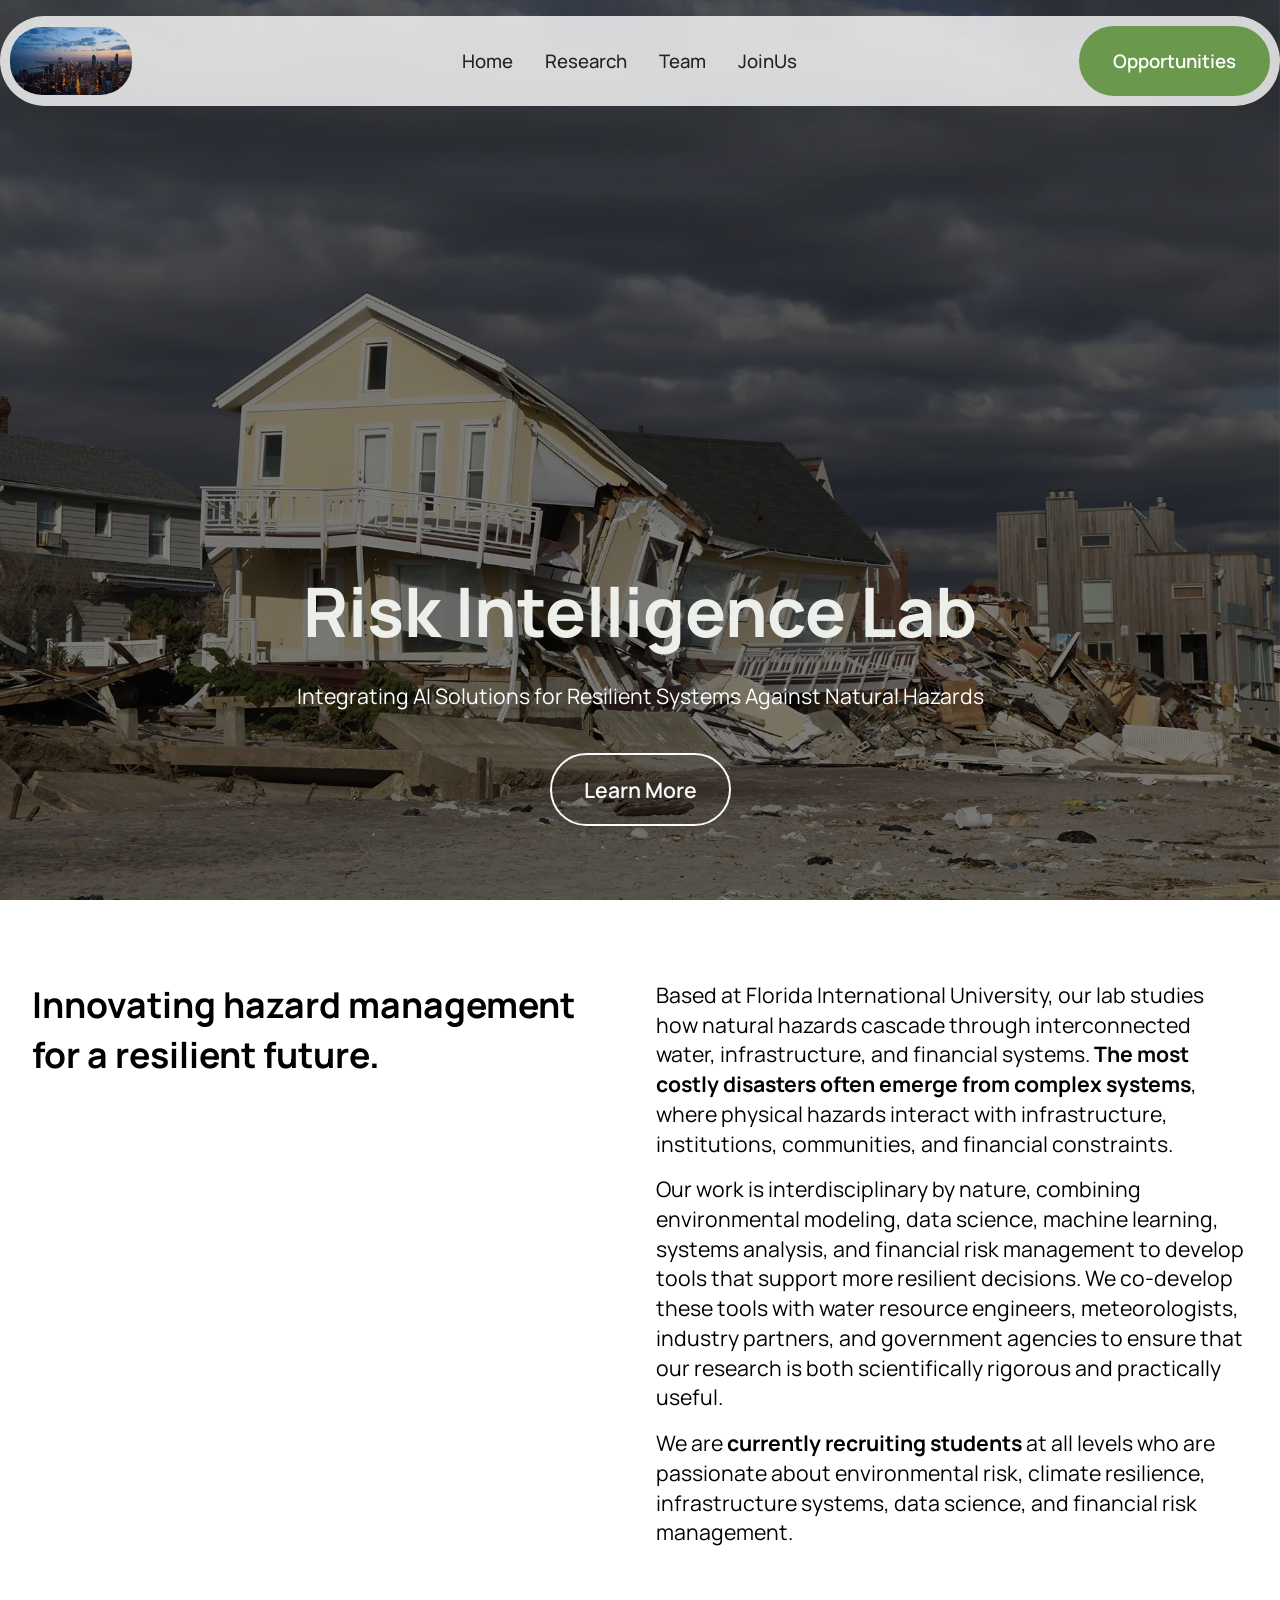
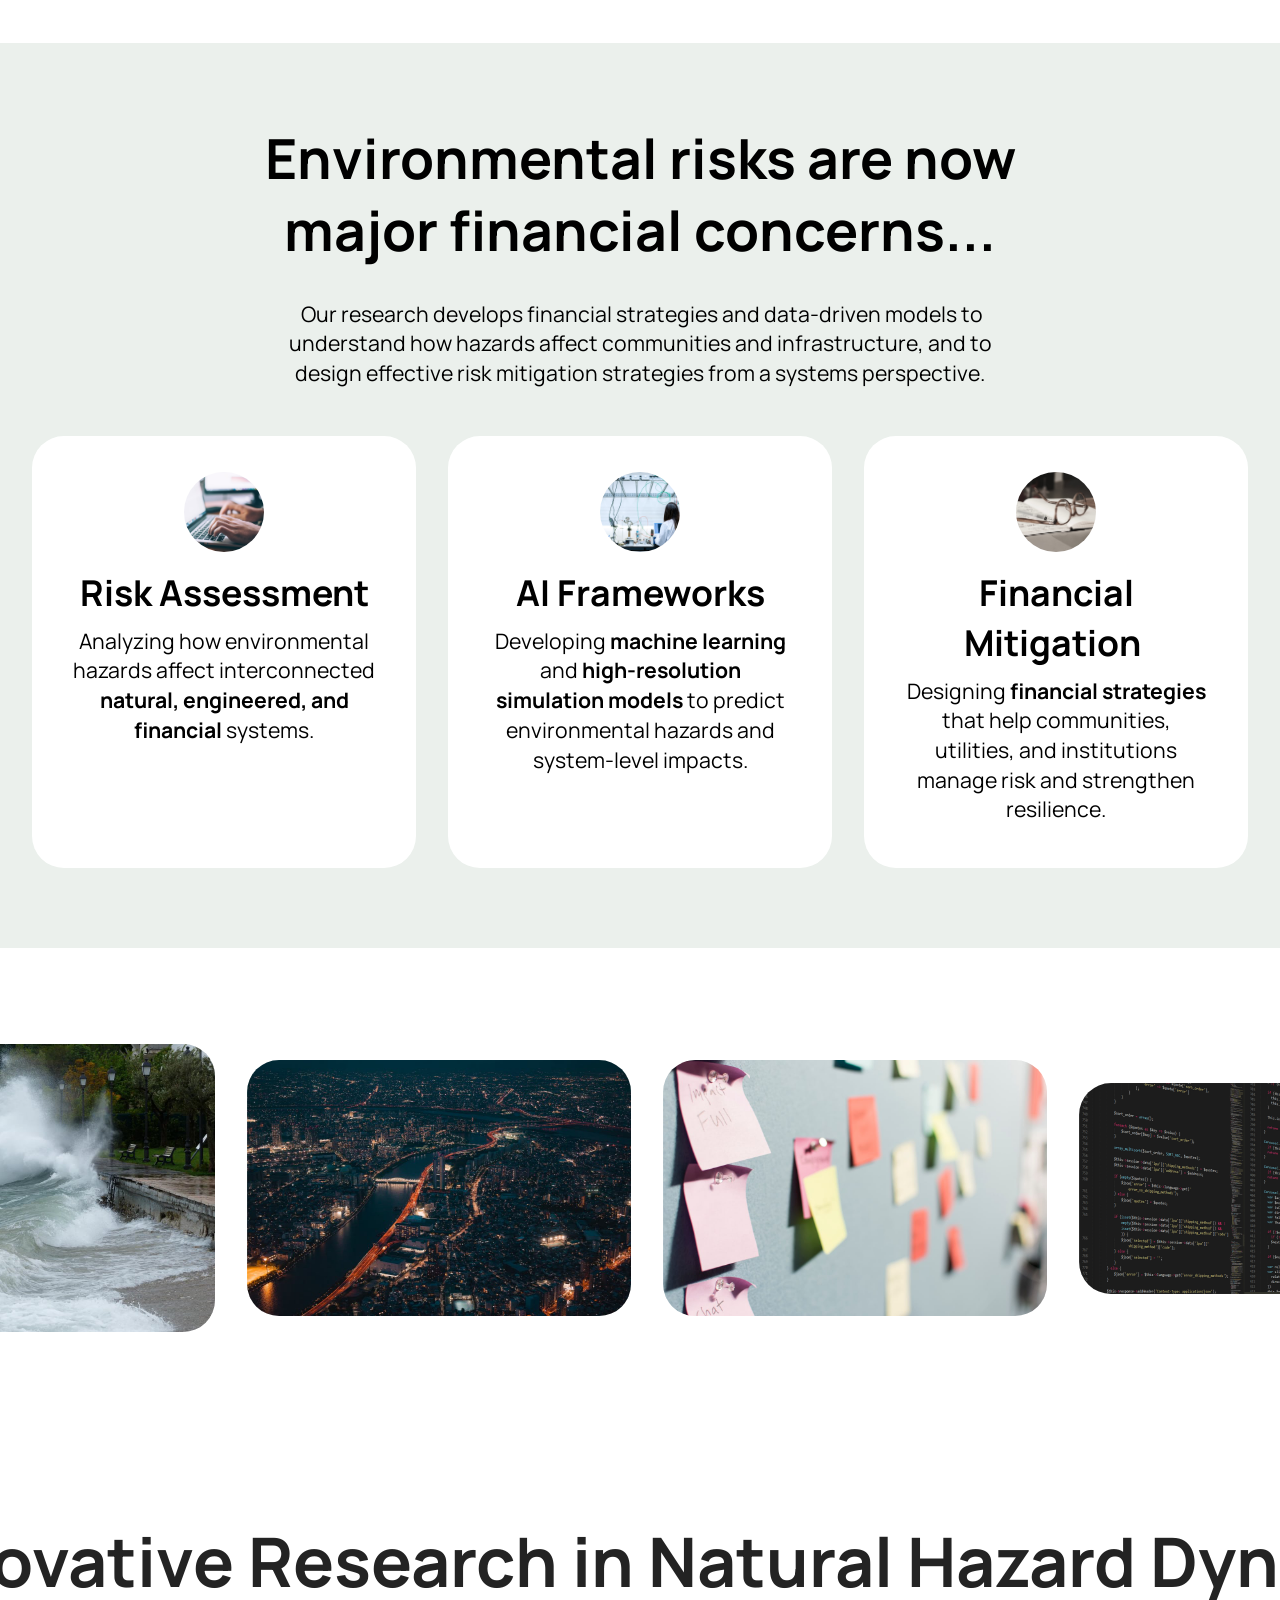
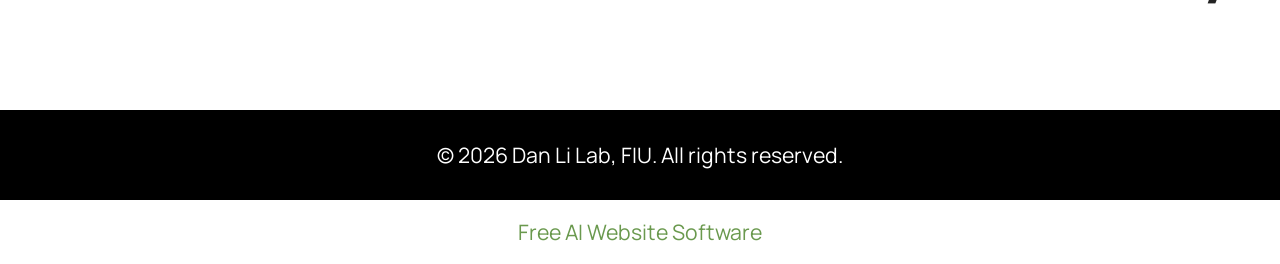
<file: index.html>
<!DOCTYPE html>
<html  >
<head>
  <!-- Site made with Mobirise Website Builder v6.1.12, https://mobirise.com -->
  <meta charset="UTF-8">
  <meta http-equiv="X-UA-Compatible" content="IE=edge">
  <meta name="generator" content="Mobirise v6.1.12, mobirise.com">
  <meta name="viewport" content="width=device-width, initial-scale=1, minimum-scale=1">
  <link rel="shortcut icon" href="assets/images/mbr-219x123.jpg" type="image/x-icon">
  <meta name="description" content="Research at Florida International University examines natural hazards and their impact on water systems and economy, using AI models for risk management.">
  
  
  <title>Dan Li's Research Lab at Florida International University on Natural Hazards</title>
  <link rel="stylesheet" href="assets/web/assets/mobirise-icons2/mobirise2.css">
  <link rel="stylesheet" href="assets/bootstrap/css/bootstrap.min.css">
  <link rel="stylesheet" href="assets/parallax/jarallax.css">
  <link rel="stylesheet" href="assets/dropdown/css/style.css">
  <link rel="stylesheet" href="assets/theme/css/style.css">
  <link rel="preload" href="https://fonts.googleapis.com/css2?family=Manrope:wght@400;700&display=swap&display=swap" as="style" onload="this.onload=null;this.rel='stylesheet'">
  <noscript><link rel="stylesheet" href="https://fonts.googleapis.com/css2?family=Manrope:wght@400;700&display=swap&display=swap"></noscript>
  <link rel="preload" as="style" href="assets/mobirise/css/mbr-additional.css?v=SBlVf6"><link rel="stylesheet" href="assets/mobirise/css/mbr-additional.css?v=SBlVf6" type="text/css">

  
  
  
</head>
<body>
  
  <section data-bs-version="5.1" class="menu menu2 cid-vmE7pCss7t" once="menu" id="menu-5-vmE7pCss7t">
	

	<nav class="navbar navbar-dropdown navbar-fixed-top navbar-expand-lg">
		<div class="container">
			<div class="navbar-brand">
				<span class="navbar-logo">
					<a href="https://mobiri.se">
						<img src="assets/images/mbr-219x123.jpg" alt="Mobirise Website Builder" style="height: 4.3rem;">
					</a>
				</span>
				<span class="navbar-caption-wrap"><a class="navbar-caption text-black display-4" href="https://mobiri.se"></a></span>
			</div>
			<button class="navbar-toggler" type="button" data-toggle="collapse" data-bs-toggle="collapse" data-target="#navbarSupportedContent" data-bs-target="#navbarSupportedContent" aria-controls="navbarNavAltMarkup" aria-expanded="false" aria-label="Toggle navigation">
				<div class="hamburger">
					<span></span>
					<span></span>
					<span></span>
					<span></span>
				</div>
			</button>
			<div class="collapse navbar-collapse" id="navbarSupportedContent">
				<ul class="navbar-nav nav-dropdown" data-app-modern-menu="true"><li class="nav-item">
						<a class="nav-link link text-black text-primary display-4" href="index.html">Home</a>
					</li><li class="nav-item"><a class="nav-link link text-black text-primary display-4" href="page1.html">Research</a></li>
					<li class="nav-item">
						<a class="nav-link link text-black display-4" href="https://mobiri.se" aria-expanded="false">Team</a>
					</li>
					<li class="nav-item">
						<a class="nav-link link text-black display-4" href="https://mobiri.se">JoinUs</a>
					</li></ul>
				
				<div class="navbar-buttons mbr-section-btn"><a class="btn btn-primary display-4" href="https://mobiri.se">Opportunities</a></div>
			</div>
		</div>
	</nav>
</section>

<section data-bs-version="5.1" class="header18 cid-vmE7pCsqIM mbr-fullscreen mbr-parallax-background" id="hero-16-vmE7pCsqIM">
  

  <div class="mbr-overlay" style="opacity: 0.5; background-color: rgb(0, 0, 0);"></div>
  <div class="container-fluid">
    <div class="row">
      <div class="content-wrap col-12 col-md-12">
        <h1 class="mbr-section-title mbr-fonts-style mbr-white mb-4 display-1">
          <strong>Risk Intelligence Lab</strong>
        </h1>
        
        <p class="mbr-fonts-style mbr-text mbr-white mb-4 display-7">Integrating AI Solutions for Resilient Systems Against Natural Hazards</p>
        <div class="mbr-section-btn"><a class="btn btn-white-outline display-7" href="https://mobiri.se">Learn More</a></div>
      </div>
    </div>
  </div>
</section>

<section data-bs-version="5.1" class="article15 cid-vmE7pCtQRr" id="about-us-15-vmE7pCtQRr">
    
    <div class="container">
        <div class="row justify-content-center">
            <div class="col-12 col-md">
                
                <h6 class="mbr-section-subtitle mbr-fonts-style mt-0 mb-4 display-5">
                    <strong>Innovating hazard management for a resilient future.</strong>
                </h6>
            </div>
            <div class="col-md-12 col-lg-6">
                <p class="mbr-text mbr-fonts-style display-7">Based at Florida International University, our lab studies how natural hazards cascade through interconnected water, infrastructure, and financial systems.&nbsp;<strong>The most costly disasters often emerge from complex systems</strong>, where physical hazards interact with infrastructure, institutions, communities, and financial constraints.</p>
                <p class="mbr-text mbr-fonts-style display-7">Our work is interdisciplinary by nature, combining environmental modeling, data science, machine learning, systems analysis, and financial risk management to develop tools that support more resilient decisions. We co-develop these tools with water resource engineers, meteorologists, industry partners, and government agencies to ensure that our research is both scientifically rigorous and practically useful.</p>
                <p class="mbr-text mbr-fonts-style display-7">We are <strong>currently recruiting students</strong> at all levels who are passionate about environmental risk, climate resilience, infrastructure systems, data science, and financial risk management.</p>
            </div>
        </div>
    </div>
</section>

<section data-bs-version="5.1" class="features19 cid-vmE7pCuANr" id="features-19-vmE7pCuANr">
    
    
    
    <div class="container">
        <div class="row justify-content-center">
            <div class="col-12 mb-5 content-head">
                <h3 class="mbr-section-title mbr-fonts-style align-center mb-0 display-2"><strong>Environmental risks are now major financial concerns...</strong></h3>
                <h5 class="mbr-section-subtitle mbr-fonts-style align-center mb-0 mt-4 display-7">&nbsp;Our research develops financial strategies and data-driven models to understand how hazards affect communities and infrastructure, and to design effective risk mitigation strategies from a systems perspective.</h5>
            </div>
        </div>
        <div class="row">
            <div class="item features-without-image col-12 col-lg-4 item-mb">
                <div class="item-wrapper">
                    <div class="card-box align-left">
                        <div class="img-wrapper mb-3">
                            <img class="" src="assets/images/photo-1486312338219-ce68d2c6f44d.jpeg">
                        </div>
                        <h5 class="card-title mbr-fonts-style display-5">
                            <strong>Risk Assessment</strong>
                        </h5>
                        <p class="card-text mbr-fonts-style display-7">Analyzing how environmental hazards affect interconnected <strong>natural, engineered, and financial</strong> systems.</p>
                    </div>
                </div>
            </div>
            <div class="item features-without-image col-12 col-lg-4 item-mb">
                <div class="item-wrapper">
                    <div class="card-box align-left">
                        <div class="img-wrapper mb-3">
                            <img class="" src="assets/images/photo-1581093577421-f561a654a353.jpeg">
                        </div>
                        <h5 class="card-title mbr-fonts-style display-5">
                            <strong>AI Frameworks</strong>
                        </h5>
                        <p class="card-text mbr-fonts-style display-7">Developing <strong>machine learning</strong> and <strong>high-resolution simulation models</strong> to predict environmental hazards and system-level impacts.</p>
                    </div>
                </div>
            </div>
            <div class="item features-without-image col-12 col-lg-4 item-mb">
                <div class="item-wrapper">
                    <div class="card-box align-left">
                        <div class="img-wrapper mb-3">
                            <img class="" src="assets/images/photo-1501290741922-b56c0d0884af.jpeg">
                        </div>
                        <h5 class="card-title mbr-fonts-style display-5">
                            <strong>Financial Mitigation&nbsp;</strong></h5>
                        <p class="card-text mbr-fonts-style display-7">Designing <strong>financial strategies</strong> that help communities, utilities, and institutions manage risk and strengthen resilience.</p>
                    </div>
                </div>
            </div>
        </div>
    </div>
</section>

<section data-bs-version="5.1" class="gallery07 cid-vmE7pCuMgc" id="gallery-14-vmE7pCuMgc">
  
  
  <div class="container-fluid gallery-wrapper">
    <div class="row justify-content-center">
      <div class="col-12 content-head">
        
      </div>
    </div>
    <div class="grid-container">
      <div class="grid-container-3 moving-left" style="transform: translate3d(-200px, 0px, 0px);">
        <div class="grid-item">
          <img src="assets/images/mbr-768x422.png" alt="Mobirise Website Builder">
        </div>
        <div class="grid-item">
          <img src="assets/images/mbr-768x576.jpg" alt="Mobirise Website Builder">
        </div>
        <div class="grid-item">
          <img src="assets/images/mbr-768x512.jpg" alt="Mobirise Website Builder">
        </div>
        <div class="grid-item">
          <img src="assets/images/photo-1503551723145-6c040742065b-v2.jpeg" alt="Mobirise Website Builder">
        </div>
      </div>
    </div>
  </div>
</section>

<section data-bs-version="5.1" class="gallery10 cid-vmE7pCu8Po" id="features-69-vmE7pCu8Po">
  


  <div class="container-fluid">

      <div class="loop-container">
        <div class="item display-1" data-linewords="Innovative Research in Natural Hazard Dynamics * Join Our Team of Dynamic Thinkers! * " data-direction="-1" data-speed="0.05">☁️ Best offers ☁️ Free delivery ☁️ Perfect design ☁️ Comfort ☁️ Support 24/7 ☁️ Vibes</div>

        <div class="item display-1" data-linewords="Innovative Research in Natural Hazard Dynamics * Join Our Team of Dynamic Thinkers! * " data-direction="-1" data-speed="0.05">☁️ Best offers ☁️ Free delivery ☁️ Perfect design ☁️ Comfort ☁️ Support 24/7 ☁️ Vibes</div>
      </div>
    
  </div>
</section>

<section data-bs-version="5.1" class="footer4 cid-vmE7pCx9kY" once="footers" id="footer-4-vmE7pCx9kY">

    

    

    <div class="container">
        <div class="media-container-row align-center mbr-white">
            <div class="col-12">
                <p class="mbr-text mb-0 mbr-fonts-style display-7">© 2026 Dan Li Lab, FIU. All rights reserved.</p>
            </div>
        </div>
    </div>
</section><section class="display-7" style="padding: 0;align-items: center;justify-content: center;flex-wrap: wrap;    align-content: center;display: flex;position: relative;height: 4rem;"><a href="https://mobiri.se/" style="flex: 1 1;height: 4rem;position: absolute;width: 100%;z-index: 1;"><img alt="" style="height: 4rem;" src="[data-uri]"></a><p style="margin: 0;text-align: center;" class="display-7">&#8204;</p><a style="z-index:1" href="https://mobirise.com/builder/ai-website-builder.html">Free AI Website Software</a></section><script src="assets/bootstrap/js/bootstrap.bundle.min.js"></script>  <script src="assets/parallax/jarallax.js"></script>  <script src="assets/smoothscroll/smooth-scroll.js"></script>  <script src="assets/ytplayer/index.js"></script>  <script src="assets/dropdown/js/navbar-dropdown.js"></script>  <script src="assets/scrollgallery/scroll-gallery.js"></script>  <script src="assets/theme/js/script.js"></script>  
  
  
</body>
</html>
</file>
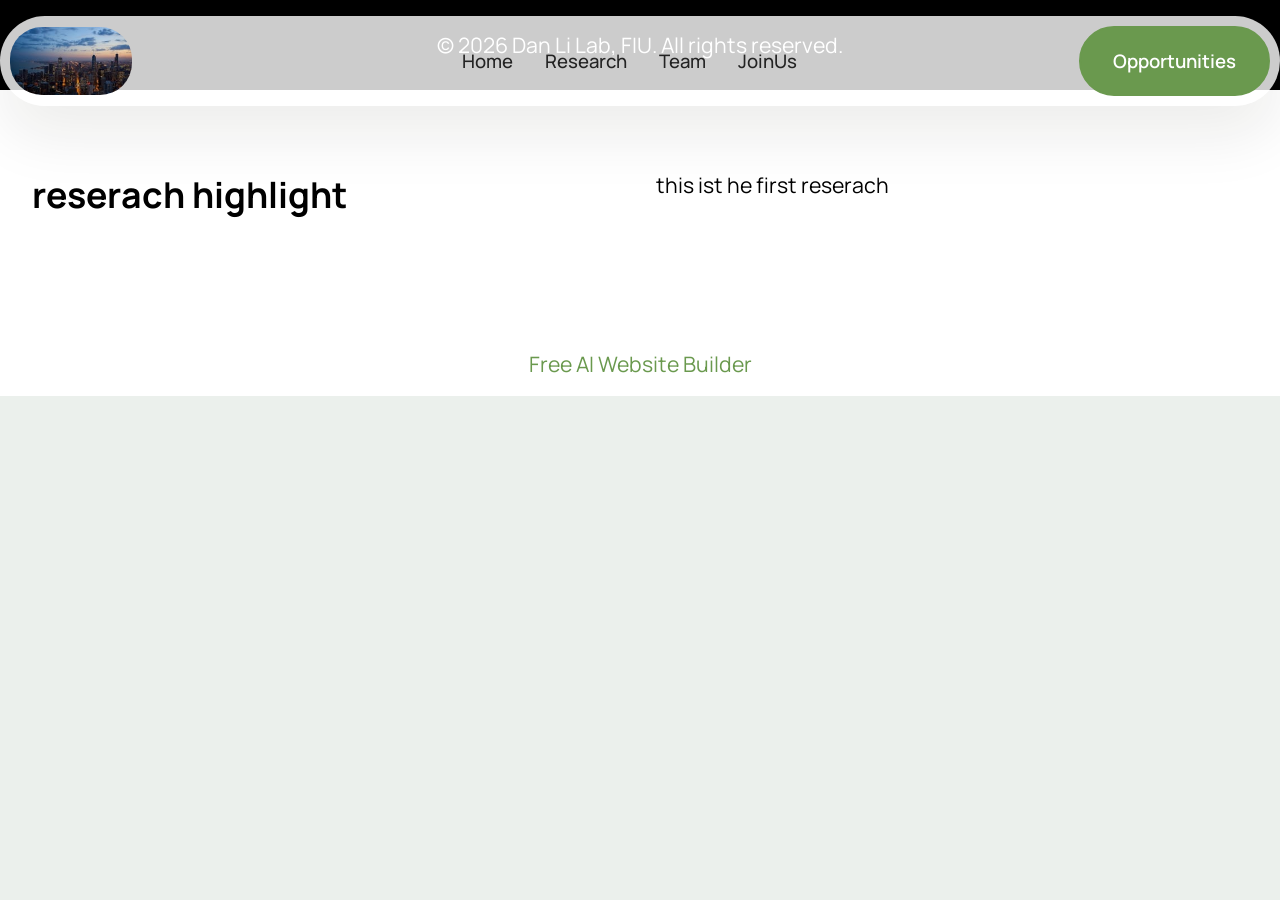
<file: page1.html>
<!DOCTYPE html>
<html  >
<head>
  <!-- Site made with Mobirise Website Builder v6.1.12, https://mobirise.com -->
  <meta charset="UTF-8">
  <meta http-equiv="X-UA-Compatible" content="IE=edge">
  <meta name="generator" content="Mobirise v6.1.12, mobirise.com">
  <meta name="twitter:card" content="summary_large_image"/>
  <meta name="twitter:image:src" content="assets/images/page1-meta.jpg">
  <meta property="og:image" content="assets/images/page1-meta.jpg">
  <meta name="twitter:title" content="research">
  <meta name="viewport" content="width=device-width, initial-scale=1, minimum-scale=1">
  <link rel="shortcut icon" href="assets/images/mbr-219x123.jpg" type="image/x-icon">
  <meta name="description" content="">
  
  
  <title>research</title>
  <link rel="stylesheet" href="assets/web/assets/mobirise-icons2/mobirise2.css">
  <link rel="stylesheet" href="assets/bootstrap/css/bootstrap.min.css">
  <link rel="stylesheet" href="assets/dropdown/css/style.css">
  <link rel="stylesheet" href="assets/theme/css/style.css">
  <link rel="preload" href="https://fonts.googleapis.com/css2?family=Manrope:wght@400;700&display=swap&display=swap" as="style" onload="this.onload=null;this.rel='stylesheet'">
  <noscript><link rel="stylesheet" href="https://fonts.googleapis.com/css2?family=Manrope:wght@400;700&display=swap&display=swap"></noscript>
  <link rel="preload" as="style" href="assets/mobirise/css/mbr-additional.css?v=ilFwwc"><link rel="stylesheet" href="assets/mobirise/css/mbr-additional.css?v=ilFwwc" type="text/css">

  
  
  
</head>
<body>
  
  <section data-bs-version="5.1" class="menu menu2 cid-vmE7pCss7t" once="menu" id="menu-5-vmE7pCss7t">
	

	<nav class="navbar navbar-dropdown navbar-fixed-top navbar-expand-lg">
		<div class="container">
			<div class="navbar-brand">
				<span class="navbar-logo">
					<a href="https://mobiri.se">
						<img src="assets/images/mbr-219x123.jpg" alt="Mobirise Website Builder" style="height: 4.3rem;">
					</a>
				</span>
				<span class="navbar-caption-wrap"><a class="navbar-caption text-black display-4" href="https://mobiri.se"></a></span>
			</div>
			<button class="navbar-toggler" type="button" data-toggle="collapse" data-bs-toggle="collapse" data-target="#navbarSupportedContent" data-bs-target="#navbarSupportedContent" aria-controls="navbarNavAltMarkup" aria-expanded="false" aria-label="Toggle navigation">
				<div class="hamburger">
					<span></span>
					<span></span>
					<span></span>
					<span></span>
				</div>
			</button>
			<div class="collapse navbar-collapse" id="navbarSupportedContent">
				<ul class="navbar-nav nav-dropdown" data-app-modern-menu="true"><li class="nav-item">
						<a class="nav-link link text-black text-primary display-4" href="index.html">Home</a>
					</li><li class="nav-item"><a class="nav-link link text-black text-primary display-4" href="page1.html">Research</a></li>
					<li class="nav-item">
						<a class="nav-link link text-black display-4" href="https://mobiri.se" aria-expanded="false">Team</a>
					</li>
					<li class="nav-item">
						<a class="nav-link link text-black display-4" href="https://mobiri.se">JoinUs</a>
					</li></ul>
				
				<div class="navbar-buttons mbr-section-btn"><a class="btn btn-primary display-4" href="https://mobiri.se">Opportunities</a></div>
			</div>
		</div>
	</nav>
</section>

<section data-bs-version="5.1" class="footer4 cid-vmE7pCx9kY" once="footers" id="footer04-1">

    

    

    <div class="container">
        <div class="media-container-row align-center mbr-white">
            <div class="col-12">
                <p class="mbr-text mb-0 mbr-fonts-style display-7">© 2026 Dan Li Lab, FIU. All rights reserved.</p>
            </div>
        </div>
    </div>
</section>

<section data-bs-version="5.1" class="article15 cid-vmJGHnRFrE" id="article15-2">
    
    <div class="container">
        <div class="row justify-content-center">
            <div class="col-12 col-md">
                
                <h6 class="mbr-section-subtitle mbr-fonts-style mt-0 mb-4 display-5">
                  <strong>reserach highlight</strong></h6>
            </div>
            <div class="col-md-12 col-lg-6">
              <p class="mbr-text mbr-fonts-style mt-0 mb-0 display-7">this ist he first reserach&nbsp;</p>
            </div>
        </div>
    </div>
</section><section class="display-7" style="padding: 0;align-items: center;justify-content: center;flex-wrap: wrap;    align-content: center;display: flex;position: relative;height: 4rem;"><a href="https://mobiri.se/" style="flex: 1 1;height: 4rem;position: absolute;width: 100%;z-index: 1;"><img alt="" style="height: 4rem;" src="[data-uri]"></a><p style="margin: 0;text-align: center;" class="display-7">&#8204;</p><a style="z-index:1" href="https://mobirise.com/builder/ai-website-builder.html">Free AI Website Builder</a></section><script src="assets/bootstrap/js/bootstrap.bundle.min.js"></script>  <script src="assets/smoothscroll/smooth-scroll.js"></script>  <script src="assets/ytplayer/index.js"></script>  <script src="assets/dropdown/js/navbar-dropdown.js"></script>  <script src="assets/theme/js/script.js"></script>  
  
  
</body>
</html>
</file>
<file: assets/web/assets/mobirise-icons2/mobirise2.css>
@font-face {
  font-family: 'Moririse2';
  font-display: swap;
  src:  url('mobirise2.eot?f2bix4');
  src:  url('mobirise2.eot?f2bix4#iefix') format('embedded-opentype'),
    url('mobirise2.woff2?f2bix4') format('woff2'),
    url('mobirise2.woff?f2bix4') format('woff'),
    url('mobirise2.ttf?f2bix4') format('truetype'),
    url('mobirise2.svg?f2bix4#mobirise2') format('svg');
  font-weight: normal;
  font-style: normal;
}

[class^="mobi-"], [class*=" mobi-"] {
  /* use !important to prevent issues with browser extensions that change fonts */
  font-family: 'Moririse2' !important;
  speak: none;
  font-style: normal;
  font-weight: normal;
  font-variant: normal;
  text-transform: none;
  line-height: 1;

  /* Better Font Rendering =========== */
  -webkit-font-smoothing: antialiased;
  -moz-osx-font-smoothing: grayscale;
}

.mobi-mbri-add-submenu:before {
  content: "\e900";
}
.mobi-mbri-alert:before {
  content: "\e901";
}
.mobi-mbri-align-center:before {
  content: "\e902";
}
.mobi-mbri-align-justify:before {
  content: "\e903";
}
.mobi-mbri-align-left:before {
  content: "\e904";
}
.mobi-mbri-align-right:before {
  content: "\e905";
}
.mobi-mbri-android:before {
  content: "\e906";
}
.mobi-mbri-apple:before {
  content: "\e907";
}
.mobi-mbri-arrow-down:before {
  content: "\e908";
}
.mobi-mbri-arrow-next:before {
  content: "\e909";
}
.mobi-mbri-arrow-prev:before {
  content: "\e90a";
}
.mobi-mbri-arrow-up:before {
  content: "\e90b";
}
.mobi-mbri-bold:before {
  content: "\e90c";
}
.mobi-mbri-bookmark:before {
  content: "\e90d";
}
.mobi-mbri-bootstrap:before {
  content: "\e90e";
}
.mobi-mbri-briefcase:before {
  content: "\e90f";
}
.mobi-mbri-browse:before {
  content: "\e910";
}
.mobi-mbri-bulleted-list:before {
  content: "\e911";
}
.mobi-mbri-calendar:before {
  content: "\e912";
}
.mobi-mbri-camera:before {
  content: "\e913";
}
.mobi-mbri-cart-add:before {
  content: "\e914";
}
.mobi-mbri-cart-full:before {
  content: "\e915";
}
.mobi-mbri-cash:before {
  content: "\e916";
}
.mobi-mbri-change-style:before {
  content: "\e917";
}
.mobi-mbri-chat:before {
  content: "\e918";
}
.mobi-mbri-clock:before {
  content: "\e919";
}
.mobi-mbri-close:before {
  content: "\e91a";
}
.mobi-mbri-cloud:before {
  content: "\e91b";
}
.mobi-mbri-code:before {
  content: "\e91c";
}
.mobi-mbri-contact-form:before {
  content: "\e91d";
}
.mobi-mbri-credit-card:before {
  content: "\e91e";
}
.mobi-mbri-cursor-click:before {
  content: "\e91f";
}
.mobi-mbri-cust-feedback:before {
  content: "\e920";
}
.mobi-mbri-database:before {
  content: "\e921";
}
.mobi-mbri-delivery:before {
  content: "\e922";
}
.mobi-mbri-desktop:before {
  content: "\e923";
}
.mobi-mbri-devices:before {
  content: "\e924";
}
.mobi-mbri-down:before {
  content: "\e925";
}
.mobi-mbri-download-2:before {
  content: "\e926";
}
.mobi-mbri-download:before {
  content: "\e927";
}
.mobi-mbri-drag-n-drop-2:before {
  content: "\e928";
}
.mobi-mbri-drag-n-drop:before {
  content: "\e929";
}
.mobi-mbri-edit-2:before {
  content: "\e92a";
}
.mobi-mbri-edit:before {
  content: "\e92b";
}
.mobi-mbri-error:before {
  content: "\e92c";
}
.mobi-mbri-extension:before {
  content: "\e92d";
}
.mobi-mbri-features:before {
  content: "\e92e";
}
.mobi-mbri-file:before {
  content: "\e92f";
}
.mobi-mbri-flag:before {
  content: "\e930";
}
.mobi-mbri-folder:before {
  content: "\e931";
}
.mobi-mbri-gift:before {
  content: "\e932";
}
.mobi-mbri-github:before {
  content: "\e933";
}
.mobi-mbri-globe-2:before {
  content: "\e934";
}
.mobi-mbri-globe:before {
  content: "\e935";
}
.mobi-mbri-growing-chart:before {
  content: "\e936";
}
.mobi-mbri-hearth:before {
  content: "\e937";
}
.mobi-mbri-help:before {
  content: "\e938";
}
.mobi-mbri-home:before {
  content: "\e939";
}
.mobi-mbri-hot-cup:before {
  content: "\e93a";
}
.mobi-mbri-idea:before {
  content: "\e93b";
}
.mobi-mbri-image-gallery:before {
  content: "\e93c";
}
.mobi-mbri-image-slider:before {
  content: "\e93d";
}
.mobi-mbri-info:before {
  content: "\e93e";
}
.mobi-mbri-italic:before {
  content: "\e93f";
}
.mobi-mbri-key:before {
  content: "\e940";
}
.mobi-mbri-laptop:before {
  content: "\e941";
}
.mobi-mbri-layers:before {
  content: "\e942";
}
.mobi-mbri-left-right:before {
  content: "\e943";
}
.mobi-mbri-left:before {
  content: "\e944";
}
.mobi-mbri-letter:before {
  content: "\e945";
}
.mobi-mbri-like:before {
  content: "\e946";
}
.mobi-mbri-link:before {
  content: "\e947";
}
.mobi-mbri-lock:before {
  content: "\e948";
}
.mobi-mbri-login:before {
  content: "\e949";
}
.mobi-mbri-logout:before {
  content: "\e94a";
}
.mobi-mbri-magic-stick:before {
  content: "\e94b";
}
.mobi-mbri-map-pin:before {
  content: "\e94c";
}
.mobi-mbri-menu:before {
  content: "\e94d";
}
.mobi-mbri-mobile-2:before {
  content: "\e94e";
}
.mobi-mbri-mobile-horizontal:before {
  content: "\e94f";
}
.mobi-mbri-mobile:before {
  content: "\e950";
}
.mobi-mbri-mobirise:before {
  content: "\e951";
}
.mobi-mbri-more-horizontal:before {
  content: "\e952";
}
.mobi-mbri-more-vertical:before {
  content: "\e953";
}
.mobi-mbri-music:before {
  content: "\e954";
}
.mobi-mbri-new-file:before {
  content: "\e955";
}
.mobi-mbri-numbered-list:before {
  content: "\e956";
}
.mobi-mbri-opened-folder:before {
  content: "\e957";
}
.mobi-mbri-pages:before {
  content: "\e958";
}
.mobi-mbri-paper-plane:before {
  content: "\e959";
}
.mobi-mbri-paperclip:before {
  content: "\e95a";
}
.mobi-mbri-phone:before {
  content: "\e95b";
}
.mobi-mbri-photo:before {
  content: "\e95c";
}
.mobi-mbri-photos:before {
  content: "\e95d";
}
.mobi-mbri-pin:before {
  content: "\e95e";
}
.mobi-mbri-play:before {
  content: "\e95f";
}
.mobi-mbri-plus:before {
  content: "\e960";
}
.mobi-mbri-preview:before {
  content: "\e961";
}
.mobi-mbri-print:before {
  content: "\e962";
}
.mobi-mbri-protect:before {
  content: "\e963";
}
.mobi-mbri-question:before {
  content: "\e964";
}
.mobi-mbri-quote-left:before {
  content: "\e965";
}
.mobi-mbri-quote-right:before {
  content: "\e966";
}
.mobi-mbri-redo:before {
  content: "\e967";
}
.mobi-mbri-refresh:before {
  content: "\e968";
}
.mobi-mbri-responsive-2:before {
  content: "\e969";
}
.mobi-mbri-responsive:before {
  content: "\e96a";
}
.mobi-mbri-right:before {
  content: "\e96b";
}
.mobi-mbri-rocket:before {
  content: "\e96c";
}
.mobi-mbri-sad-face:before {
  content: "\e96d";
}
.mobi-mbri-sale:before {
  content: "\e96e";
}
.mobi-mbri-save:before {
  content: "\e96f";
}
.mobi-mbri-search:before {
  content: "\e970";
}
.mobi-mbri-setting-2:before {
  content: "\e971";
}
.mobi-mbri-setting-3:before {
  content: "\e972";
}
.mobi-mbri-setting:before {
  content: "\e973";
}
.mobi-mbri-share:before {
  content: "\e974";
}
.mobi-mbri-shopping-bag:before {
  content: "\e975";
}
.mobi-mbri-shopping-basket:before {
  content: "\e976";
}
.mobi-mbri-shopping-cart:before {
  content: "\e977";
}
.mobi-mbri-sites:before {
  content: "\e978";
}
.mobi-mbri-smile-face:before {
  content: "\e979";
}
.mobi-mbri-speed:before {
  content: "\e97a";
}
.mobi-mbri-star:before {
  content: "\e97b";
}
.mobi-mbri-success:before {
  content: "\e97c";
}
.mobi-mbri-sun:before {
  content: "\e97d";
}
.mobi-mbri-sun2:before {
  content: "\e97e";
}
.mobi-mbri-tablet-vertical:before {
  content: "\e97f";
}
.mobi-mbri-tablet:before {
  content: "\e980";
}
.mobi-mbri-target:before {
  content: "\e981";
}
.mobi-mbri-timer:before {
  content: "\e982";
}
.mobi-mbri-to-ftp:before {
  content: "\e983";
}
.mobi-mbri-to-local-drive:before {
  content: "\e984";
}
.mobi-mbri-touch-swipe:before {
  content: "\e985";
}
.mobi-mbri-touch:before {
  content: "\e986";
}
.mobi-mbri-trash:before {
  content: "\e987";
}
.mobi-mbri-underline:before {
  content: "\e988";
}
.mobi-mbri-undo:before {
  content: "\e989";
}
.mobi-mbri-unlink:before {
  content: "\e98a";
}
.mobi-mbri-unlock:before {
  content: "\e98b";
}
.mobi-mbri-up-down:before {
  content: "\e98c";
}
.mobi-mbri-up:before {
  content: "\e98d";
}
.mobi-mbri-update:before {
  content: "\e98e";
}
.mobi-mbri-upload-2:before {
  content: "\e98f";
}
.mobi-mbri-upload:before {
  content: "\e990";
}
.mobi-mbri-user-2:before {
  content: "\e991";
}
.mobi-mbri-user:before {
  content: "\e992";
}
.mobi-mbri-users:before {
  content: "\e993";
}
.mobi-mbri-video-play:before {
  content: "\e994";
}
.mobi-mbri-video:before {
  content: "\e995";
}
.mobi-mbri-watch:before {
  content: "\e996";
}
.mobi-mbri-website-theme-2:before {
  content: "\e997";
}
.mobi-mbri-website-theme:before {
  content: "\e998";
}
.mobi-mbri-wifi:before {
  content: "\e999";
}
.mobi-mbri-windows:before {
  content: "\e99a";
}
.mobi-mbri-zoom-in:before {
  content: "\e99b";
}
.mobi-mbri-zoom-out:before {
  content: "\e99c";
}
</file>
<file: assets/parallax/jarallax.css>
.jarallax {
    position: relative;
    z-index: 0;
}
.jarallax > .jarallax-img {
    position: absolute;
    object-fit: cover;
    /* support for plugin https://github.com/bfred-it/object-fit-images */
    font-family: 'object-fit: cover;';
    top: 0;
    left: 0;
    width: 100%;
    height: 100%;
    z-index: -1;
}
</file>
<file: assets/dropdown/css/style.css>
.navbar-dropdown {
  left: 0;
  padding: 0;
  position: absolute;
  right: 0;
  top: 0;
  transition: all 0.45s ease;
  z-index: 1030;
  background: #282828; }
  .navbar-dropdown .navbar-logo {
    margin-right: 0.8rem;
    transition: margin 0.3s ease-in-out;
    vertical-align: middle; }
    .navbar-dropdown .navbar-logo img {
      height: 3.125rem;
      transition: all 0.3s ease-in-out; }
    .navbar-dropdown .navbar-logo.mbr-iconfont {
      font-size: 3.125rem;
      line-height: 3.125rem; }
  .navbar-dropdown .navbar-caption {
    font-weight: 700;
    white-space: normal;
    vertical-align: -4px;
    line-height: 3.125rem !important; }
    .navbar-dropdown .navbar-caption, .navbar-dropdown .navbar-caption:hover {
      color: inherit;
      text-decoration: none; }
  .navbar-dropdown .mbr-iconfont + .navbar-caption {
    vertical-align: -1px; }
  .navbar-dropdown.navbar-fixed-top {
    position: fixed; }
  .navbar-dropdown .navbar-brand span {
    vertical-align: -4px; }
  .navbar-dropdown.bg-color.transparent {
    background: none; }
  .navbar-dropdown.navbar-short .navbar-brand {
    padding: 0.625rem 0; }
    .navbar-dropdown.navbar-short .navbar-brand span {
      vertical-align: -1px; }
  .navbar-dropdown.navbar-short .navbar-caption {
    line-height: 2.375rem !important;
    vertical-align: -2px; }
  .navbar-dropdown.navbar-short .navbar-logo {
    margin-right: 0.5rem; }
    .navbar-dropdown.navbar-short .navbar-logo img {
      height: 2.375rem; }
    .navbar-dropdown.navbar-short .navbar-logo.mbr-iconfont {
      font-size: 2.375rem;
      line-height: 2.375rem; }
  .navbar-dropdown.navbar-short .mbr-table-cell {
    height: 3.625rem; }
  .navbar-dropdown .navbar-close {
    left: 0.6875rem;
    position: fixed;
    top: 0.75rem;
    z-index: 1000; }
  .navbar-dropdown .hamburger-icon {
    content: "";
    display: inline-block;
    vertical-align: middle;
    width: 16px;
    -webkit-box-shadow: 0 -6px 0 1px #282828,0 0 0 1px #282828,0 6px 0 1px #282828;
    -moz-box-shadow: 0 -6px 0 1px #282828,0 0 0 1px #282828,0 6px 0 1px #282828;
    box-shadow: 0 -6px 0 1px #282828,0 0 0 1px #282828,0 6px 0 1px #282828; }

.dropdown-menu .dropdown-toggle[data-toggle="dropdown-submenu"]::after {
  border-bottom: 0.35em solid transparent;
  border-left: 0.35em solid;
  border-right: 0;
  border-top: 0.35em solid transparent;
  margin-left: 0.3rem; }

.dropdown-menu .dropdown-item:focus {
  outline: 0; }

.nav-dropdown {
  font-size: 0.75rem;
  font-weight: 500;
  height: auto !important; }
  .nav-dropdown .nav-btn {
    padding-left: 1rem; }
  .nav-dropdown .link {
    margin: .667em 1.667em;
    font-weight: 500;
    padding: 0;
    transition: color .2s ease-in-out; }
    .nav-dropdown .link.dropdown-toggle {
      margin-right: 2.583em; }
      .nav-dropdown .link.dropdown-toggle::after {
        margin-left: .25rem;
        border-top: 0.35em solid;
        border-right: 0.35em solid transparent;
        border-left: 0.35em solid transparent;
        border-bottom: 0; }
      .nav-dropdown .link.dropdown-toggle[aria-expanded="true"] {
        margin: 0;
        padding: 0.667em 3.263em  0.667em 1.667em; }
  .nav-dropdown .link::after,
  .nav-dropdown .dropdown-item::after {
    color: inherit; }
  .nav-dropdown .btn {
    font-size: 0.75rem;
    font-weight: 700;
    letter-spacing: 0;
    margin-bottom: 0;
    padding-left: 1.25rem;
    padding-right: 1.25rem; }
  .nav-dropdown .dropdown-menu {
    border-radius: 0;
    border: 0;
    left: 0;
    margin: 0;
    padding-bottom: 1.25rem;
    padding-top: 1.25rem;
    position: relative; }
  .nav-dropdown .dropdown-submenu {
    margin-left: 0.125rem;
    top: 0; }
  .nav-dropdown .dropdown-item {
    font-weight: 500;
    line-height: 2;
    padding: 0.3846em 4.615em 0.3846em 1.5385em;
    position: relative;
    transition: color .2s ease-in-out, background-color .2s ease-in-out; }
    .nav-dropdown .dropdown-item::after {
      margin-top: -0.3077em;
      position: absolute;
      right: 1.1538em;
      top: 50%; }
    .nav-dropdown .dropdown-item:focus, .nav-dropdown .dropdown-item:hover {
      background: none; }

@media (max-width: 767px) {
  .nav-dropdown.navbar-toggleable-sm {
    bottom: 0;
    display: none;
    left: 0;
    overflow-x: hidden;
    position: fixed;
    top: 0;
    transform: translateX(-100%);
    -ms-transform: translateX(-100%);
    -webkit-transform: translateX(-100%);
    width: 18.75rem;
    z-index: 999; } }
.nav-dropdown.navbar-toggleable-xl {
  bottom: 0;
  display: none;
  left: 0;
  overflow-x: hidden;
  position: fixed;
  top: 0;
  transform: translateX(-100%);
  -ms-transform: translateX(-100%);
  -webkit-transform: translateX(-100%);
  width: 18.75rem;
  z-index: 999; }

.nav-dropdown-sm {
  display: block !important;
  overflow-x: hidden;
  overflow: auto;
  padding-top: 3.875rem; }
  .nav-dropdown-sm::after {
    content: "";
    display: block;
    height: 3rem;
    width: 100%; }
  .nav-dropdown-sm.collapse.in ~ .navbar-close {
    display: block !important; }
  .nav-dropdown-sm.collapsing, .nav-dropdown-sm.collapse.in {
    transform: translateX(0);
    -ms-transform: translateX(0);
    -webkit-transform: translateX(0);
    transition: all 0.25s ease-out;
    -webkit-transition: all 0.25s ease-out;
    background: #282828; }
  .nav-dropdown-sm.collapsing[aria-expanded="false"] {
    transform: translateX(-100%);
    -ms-transform: translateX(-100%);
    -webkit-transform: translateX(-100%); }
  .nav-dropdown-sm .nav-item {
    display: block;
    margin-left: 0 !important;
    padding-left: 0; }
  .nav-dropdown-sm .link,
  .nav-dropdown-sm .dropdown-item {
    border-top: 1px dotted rgba(255, 255, 255, 0.1);
    font-size: 0.8125rem;
    line-height: 1.6;
    margin: 0 !important;
    padding: 0.875rem 2.4rem 0.875rem 1.5625rem !important;
    position: relative;
    white-space: normal; }
    .nav-dropdown-sm .link:focus, .nav-dropdown-sm .link:hover,
    .nav-dropdown-sm .dropdown-item:focus,
    .nav-dropdown-sm .dropdown-item:hover {
      background: rgba(0, 0, 0, 0.2) !important;
      color: #c0a375; }
  .nav-dropdown-sm .nav-btn {
    position: relative;
    padding: 1.5625rem 1.5625rem 0 1.5625rem; }
    .nav-dropdown-sm .nav-btn::before {
      border-top: 1px dotted rgba(255, 255, 255, 0.1);
      content: "";
      left: 0;
      position: absolute;
      top: 0;
      width: 100%; }
    .nav-dropdown-sm .nav-btn + .nav-btn {
      padding-top: 0.625rem; }
      .nav-dropdown-sm .nav-btn + .nav-btn::before {
        display: none; }
  .nav-dropdown-sm .btn {
    padding: 0.625rem 0; }
  .nav-dropdown-sm .dropdown-toggle[data-toggle="dropdown-submenu"]::after {
    margin-left: .25rem;
    border-top: 0.35em solid;
    border-right: 0.35em solid transparent;
    border-left: 0.35em solid transparent;
    border-bottom: 0; }
  .nav-dropdown-sm .dropdown-toggle[data-toggle="dropdown-submenu"][aria-expanded="true"]::after {
    border-top: 0;
    border-right: 0.35em solid transparent;
    border-left: 0.35em solid transparent;
    border-bottom: 0.35em solid; }
  .nav-dropdown-sm .dropdown-menu {
    margin: 0;
    padding: 0;
    position: relative;
    top: 0;
    left: 0;
    width: 100%;
    border: 0;
    float: none;
    border-radius: 0;
    background: none; }
  .nav-dropdown-sm .dropdown-submenu {
    left: 100%;
    margin-left: 0.125rem;
    margin-top: -1.25rem;
    top: 0; }

.navbar-toggleable-sm .nav-dropdown .dropdown-menu {
  position: absolute; }

.navbar-toggleable-sm .nav-dropdown .dropdown-submenu {
  left: 100%;
  margin-left: 0.125rem;
  margin-top: -1.25rem;
  top: 0; }

.navbar-toggleable-sm.opened .nav-dropdown .dropdown-menu {
  position: relative; }

.navbar-toggleable-sm.opened .nav-dropdown .dropdown-submenu {
  left: 0;
  margin-left: 00rem;
  margin-top: 0rem;
  top: 0; }

.is-builder .nav-dropdown.collapsing {
  transition: none !important; }
</file>
<file: assets/theme/css/style.css>
@charset "UTF-8";
section {
  background-color: #ffffff;
}

body {
  font-style: normal;
  line-height: 1.5;
  font-weight: 400;
  color: #232323;
  position: relative;
}

button {
  background-color: transparent;
  border-color: transparent;
}

.embla__button,
.carousel-control {
  background-color: #edefea !important;
  opacity: 0.8 !important;
  color: #464845 !important;
  border-color: #edefea !important;
}

.carousel .close,
.modalWindow .close {
  background-color: #edefea !important;
  color: #464845 !important;
  border-color: #edefea !important;
  opacity: 0.8 !important;
}

.carousel .close:hover,
.modalWindow .close:hover {
  opacity: 1 !important;
}

.carousel-indicators li {
  background-color: #edefea !important;
  border: 2px solid #464845 !important;
}

.carousel-indicators li:hover,
.carousel-indicators li:active {
  opacity: 0.8 !important;
}

.embla__button:hover,
.carousel-control:hover {
  background-color: #edefea !important;
  opacity: 1 !important;
}

.modalWindow-video-container {
  height: 80%;
}

section,
.container,
.container-fluid {
  position: relative;
  word-wrap: break-word;
}

a.mbr-iconfont:hover {
  text-decoration: none;
}

.article .lead p,
.article .lead ul,
.article .lead ol,
.article .lead pre,
.article .lead blockquote {
  margin-bottom: 0;
}

a {
  font-style: normal;
  font-weight: 400;
  cursor: pointer;
}
a, a:hover {
  text-decoration: none;
}

.mbr-section-title {
  font-style: normal;
  line-height: 1.3;
}

.mbr-section-subtitle {
  line-height: 1.3;
}

.mbr-text {
  font-style: normal;
  line-height: 1.7;
}

h1,
h2,
h3,
h4,
h5,
h6,
.display-1,
.display-2,
.display-4,
.display-5,
.display-7,
span,
p,
a {
  line-height: 1;
  word-break: break-word;
  word-wrap: break-word;
  font-weight: 400;
}

b,
strong {
  font-weight: bold;
}

input:-webkit-autofill, input:-webkit-autofill:hover, input:-webkit-autofill:focus, input:-webkit-autofill:active {
  transition-delay: 9999s;
  -webkit-transition-property: background-color, color;
  transition-property: background-color, color;
}

textarea[type=hidden] {
  display: none;
}

section {
  background-position: 50% 50%;
  background-repeat: no-repeat;
  background-size: cover;
}
section .mbr-background-video,
section .mbr-background-video-preview {
  position: absolute;
  bottom: 0;
  left: 0;
  right: 0;
  top: 0;
}

.hidden {
  visibility: hidden;
}

.mbr-z-index20 {
  z-index: 20;
}

/*! Base colors */
.mbr-white {
  color: #ffffff;
}

.mbr-black {
  color: #111111;
}

.mbr-bg-white {
  background-color: #ffffff;
}

.mbr-bg-black {
  background-color: #000000;
}

/*! Text-aligns */
.align-left {
  text-align: left;
}

.align-center {
  text-align: center;
}

.align-right {
  text-align: right;
}

/*! Font-weight  */
.mbr-light {
  font-weight: 300;
}

.mbr-regular {
  font-weight: 400;
}

.mbr-semibold {
  font-weight: 500;
}

.mbr-bold {
  font-weight: 700;
}

/*! Media  */
.media-content {
  flex-basis: 100%;
}

.media-container-row {
  display: flex;
  flex-direction: row;
  flex-wrap: wrap;
  justify-content: center;
  align-content: center;
  align-items: start;
}
.media-container-row .media-size-item {
  width: 400px;
}

.media-container-column {
  display: flex;
  flex-direction: column;
  flex-wrap: wrap;
  justify-content: center;
  align-content: center;
  align-items: stretch;
}
.media-container-column > * {
  width: 100%;
}

@media (min-width: 992px) {
  .media-container-row {
    flex-wrap: nowrap;
  }
}
figure {
  margin-bottom: 0;
  overflow: hidden;
}

figure[mbr-media-size] {
  transition: width 0.1s;
}

img,
iframe {
  display: block;
  width: 100%;
}

.card {
  background-color: transparent;
  border: none;
}

.card-box {
  width: 100%;
}

.card-img {
  text-align: center;
  flex-shrink: 0;
  -webkit-flex-shrink: 0;
}

.media {
  max-width: 100%;
  margin: 0 auto;
}

.mbr-figure {
  align-self: center;
}

.media-container > div {
  max-width: 100%;
}

.mbr-figure img,
.card-img img {
  width: 100%;
}

@media (max-width: 991px) {
  .media-size-item {
    width: auto !important;
  }
  .media {
    width: auto;
  }
  .mbr-figure {
    width: 100% !important;
  }
}
/*! Buttons */
.mbr-section-btn {
  margin-left: -0.6rem;
  margin-right: -0.6rem;
  font-size: 0;
}

.btn {
  font-weight: 600;
  border-width: 1px;
  font-style: normal;
  margin: 0.6rem 0.6rem;
  white-space: normal;
  transition: all 0.2s ease-in-out;
  display: inline-flex;
  align-items: center;
  justify-content: center;
  word-break: break-word;
}

.btn-sm {
  font-weight: 600;
  letter-spacing: 0px;
  transition: all 0.3s ease-in-out;
}

.btn-md {
  font-weight: 600;
  letter-spacing: 0px;
  transition: all 0.3s ease-in-out;
}

.btn-lg {
  font-weight: 600;
  letter-spacing: 0px;
  transition: all 0.3s ease-in-out;
}

.btn-form {
  margin: 0;
}
.btn-form:hover {
  cursor: pointer;
}

nav .mbr-section-btn {
  margin-left: 0rem;
  margin-right: 0rem;
}

/*! Btn icon margin */
.btn .mbr-iconfont,
.btn.btn-sm .mbr-iconfont {
  order: 1;
  cursor: pointer;
  margin-left: 0.5rem;
  vertical-align: sub;
}

.btn.btn-md .mbr-iconfont,
.btn.btn-md .mbr-iconfont {
  margin-left: 0.8rem;
}

.mbr-regular {
  font-weight: 400;
}

.mbr-semibold {
  font-weight: 500;
}

.mbr-bold {
  font-weight: 700;
}

[type=submit] {
  -webkit-appearance: none;
}

/*! Full-screen */
.mbr-fullscreen .mbr-overlay {
  min-height: 100vh;
}

.mbr-fullscreen {
  display: flex;
  display: -moz-flex;
  display: -ms-flex;
  display: -o-flex;
  align-items: center;
  min-height: 100vh;
  padding-top: 3rem;
  padding-bottom: 3rem;
}

/*! Map */
.map {
  height: 25rem;
  position: relative;
}
.map iframe {
  width: 100%;
  height: 100%;
}

/*! Scroll to top arrow */
.mbr-arrow-up {
  bottom: 25px;
  right: 90px;
  position: fixed;
  text-align: right;
  z-index: 5000;
  color: #ffffff;
  font-size: 22px;
}

.mbr-arrow-up a {
  background: rgba(0, 0, 0, 0.2);
  border-radius: 50%;
  color: #fff;
  display: inline-block;
  height: 60px;
  width: 60px;
  border: 2px solid #fff;
  outline-style: none !important;
  position: relative;
  text-decoration: none;
  transition: all 0.3s ease-in-out;
  cursor: pointer;
  text-align: center;
}
.mbr-arrow-up a:hover {
  background-color: rgba(0, 0, 0, 0.4);
}
.mbr-arrow-up a i {
  line-height: 60px;
}

.mbr-arrow-up-icon {
  display: block;
  color: #fff;
}

.mbr-arrow-up-icon::before {
  content: "›";
  display: inline-block;
  font-family: serif;
  font-size: 22px;
  line-height: 1;
  font-style: normal;
  position: relative;
  top: 6px;
  left: -4px;
  transform: rotate(-90deg);
}

/*! Arrow Down */
.mbr-arrow {
  position: absolute;
  bottom: 45px;
  left: 50%;
  width: 60px;
  height: 60px;
  cursor: pointer;
  background-color: rgba(80, 80, 80, 0.5);
  border-radius: 50%;
  transform: translateX(-50%);
}
@media (max-width: 767px) {
  .mbr-arrow {
    display: none;
  }
}
.mbr-arrow > a {
  display: inline-block;
  text-decoration: none;
  outline-style: none;
  animation: arrowdown 1.7s ease-in-out infinite;
  color: #ffffff;
}
.mbr-arrow > a > i {
  position: absolute;
  top: -2px;
  left: 15px;
  font-size: 2rem;
}

#scrollToTop a i::before {
  content: "";
  position: absolute;
  display: block;
  border-bottom: 2.5px solid #fff;
  border-left: 2.5px solid #fff;
  width: 27.8%;
  height: 27.8%;
  left: 50%;
  top: 51%;
  transform: translateY(-30%) translateX(-50%) rotate(135deg);
}

@keyframes arrowdown {
  0% {
    transform: translateY(0px);
  }
  50% {
    transform: translateY(-5px);
  }
  100% {
    transform: translateY(0px);
  }
}
@media (max-width: 500px) {
  .mbr-arrow-up {
    left: 0;
    right: 0;
    text-align: center;
  }
}
/*Gradients animation*/
@keyframes gradient-animation {
  from {
    background-position: 0% 100%;
    animation-timing-function: ease-in-out;
  }
  to {
    background-position: 100% 0%;
    animation-timing-function: ease-in-out;
  }
}
.bg-gradient {
  background-size: 200% 200%;
  animation: gradient-animation 5s infinite alternate;
  -webkit-animation: gradient-animation 5s infinite alternate;
}

.menu .navbar-brand {
  display: -webkit-flex;
}
.menu .navbar-brand span {
  display: flex;
  display: -webkit-flex;
}
.menu .navbar-brand .navbar-caption-wrap {
  display: -webkit-flex;
}
.menu .navbar-brand .navbar-logo img {
  display: -webkit-flex;
  width: auto;
}
@media (min-width: 768px) and (max-width: 991px) {
  .menu .navbar-toggleable-sm .navbar-nav {
    display: -ms-flexbox;
  }
}
@media (max-width: 991px) {
  .menu .navbar-collapse {
    max-height: 93.5vh;
  }
  .menu .navbar-collapse.show {
    overflow: auto;
  }
}
@media (min-width: 992px) {
  .menu .navbar-nav.nav-dropdown {
    display: -webkit-flex;
  }
  .menu .navbar-toggleable-sm .navbar-collapse {
    display: -webkit-flex !important;
  }
  .menu .collapsed .navbar-collapse {
    max-height: 93.5vh;
  }
  .menu .collapsed .navbar-collapse.show {
    overflow: auto;
  }
}
@media (max-width: 767px) {
  .menu .navbar-collapse {
    max-height: 80vh;
  }
}

.nav-link .mbr-iconfont {
  margin-right: 0.5rem;
}

.navbar {
  display: -webkit-flex;
  -webkit-flex-wrap: wrap;
  -webkit-align-items: center;
  -webkit-justify-content: space-between;
}

.navbar-collapse {
  -webkit-flex-basis: 100%;
  -webkit-flex-grow: 1;
  -webkit-align-items: center;
}

.nav-dropdown .link {
  padding: 0.667em 1.667em !important;
  margin: 0 !important;
}

.nav {
  display: -webkit-flex;
  -webkit-flex-wrap: wrap;
}

.row {
  display: -webkit-flex;
  -webkit-flex-wrap: wrap;
}

.justify-content-center {
  -webkit-justify-content: center;
}

.form-inline {
  display: -webkit-flex;
}

.card-wrapper {
  -webkit-flex: 1;
}

.carousel-control {
  z-index: 10;
  display: -webkit-flex;
}

.carousel-controls {
  display: -webkit-flex;
}

.media {
  display: -webkit-flex;
}

.form-group:focus {
  outline: none;
}

.jq-selectbox__select {
  padding: 7px 0;
  position: relative;
}

.jq-selectbox__dropdown {
  overflow: hidden;
  border-radius: 10px;
  position: absolute;
  top: 100%;
  left: 0 !important;
  width: 100% !important;
}

.jq-selectbox__trigger-arrow {
  right: 0;
  transform: translateY(-50%);
}

.jq-selectbox li {
  padding: 1.07em 0.5em;
}

input[type=range] {
  padding-left: 0 !important;
  padding-right: 0 !important;
}

.modal-dialog,
.modal-content {
  height: 100%;
}

.modal-dialog .carousel-inner {
  height: calc(100vh - 1.75rem);
}
@media (max-width: 575px) {
  .modal-dialog .carousel-inner {
    height: calc(100vh - 1rem);
  }
}

.carousel-item {
  text-align: center;
}

.carousel-item img {
  margin: auto;
}

.navbar-toggler {
  align-self: flex-start;
  padding: 0.25rem 0.75rem;
  font-size: 1.25rem;
  line-height: 1;
  background: transparent;
  border: 1px solid transparent;
  border-radius: 0.25rem;
}

.navbar-toggler:focus,
.navbar-toggler:hover {
  text-decoration: none;
  box-shadow: none;
}

.navbar-toggler-icon {
  display: inline-block;
  width: 1.5em;
  height: 1.5em;
  vertical-align: middle;
  content: "";
  background: no-repeat center center;
  background-size: 100% 100%;
}

.navbar-toggler-left {
  position: absolute;
  left: 1rem;
}

.navbar-toggler-right {
  position: absolute;
  right: 1rem;
}

.card-img {
  width: auto;
}

.menu .navbar.collapsed:not(.beta-menu) {
  flex-direction: column;
}

.carousel-item.active,
.carousel-item-next,
.carousel-item-prev {
  display: flex;
}

.note-air-layout .dropup .dropdown-menu,
.note-air-layout .navbar-fixed-bottom .dropdown .dropdown-menu {
  bottom: initial !important;
}

html,
body {
  height: auto;
  min-height: 100vh;
}

.dropup .dropdown-toggle::after {
  display: none;
}

.form-asterisk {
  font-family: initial;
  position: absolute;
  top: -2px;
  font-weight: normal;
}

.form-control-label {
  position: relative;
  cursor: pointer;
  margin-bottom: 0.357em;
  padding: 0;
}

.alert {
  color: #ffffff;
  border-radius: 0;
  border: 0;
  font-size: 1.1rem;
  line-height: 1.5;
  margin-bottom: 1.875rem;
  padding: 1.25rem;
  position: relative;
  text-align: center;
}
.alert.alert-form::after {
  background-color: inherit;
  bottom: -7px;
  content: "";
  display: block;
  height: 14px;
  left: 50%;
  margin-left: -7px;
  position: absolute;
  transform: rotate(45deg);
  width: 14px;
}

.form-control {
  background-color: #ffffff;
  background-clip: border-box;
  color: #232323;
  line-height: 1rem !important;
  height: auto;
  padding: 1.2rem 2rem;
  transition: border-color 0.25s ease 0s;
  border: 1px solid transparent !important;
  border-radius: 4px;
  box-shadow: rgba(0, 0, 0, 0.07) 0px 1px 1px 0px, rgba(0, 0, 0, 0.07) 0px 1px 3px 0px, rgba(0, 0, 0, 0.03) 0px 0px 0px 1px;
}
.form-active .form-control:invalid {
  border-color: red;
}

.row > * {
  padding-right: 1rem;
  padding-left: 1rem;
}

form .row {
  margin-left: -0.6rem;
  margin-right: -0.6rem;
}
form .row [class*=col] {
  padding-left: 0.6rem;
  padding-right: 0.6rem;
}

form .mbr-section-btn {
  padding-left: 0.6rem;
  padding-right: 0.6rem;
}

form .form-check-input {
  margin-top: 0.5;
}

textarea.form-control {
  line-height: 1.5rem !important;
}

.form-group {
  margin-bottom: 1.2rem;
}

.form-control,
form .btn {
  min-height: 48px;
}

.gdpr-block label span.textGDPR input[name=gdpr] {
  top: 7px;
}

.form-control:focus {
  box-shadow: none;
}

:focus {
  outline: none;
}

.mbr-overlay {
  background-color: #000;
  bottom: 0;
  left: 0;
  opacity: 0.5;
  position: absolute;
  right: 0;
  top: 0;
  z-index: 0;
  pointer-events: none;
}

blockquote {
  font-style: italic;
  padding: 3rem;
  font-size: 1.09rem;
  position: relative;
  border-left: 3px solid;
}

ul,
ol,
pre,
blockquote {
  margin-bottom: 2.3125rem;
}

.mt-4 {
  margin-top: 2rem !important;
}

.mb-4 {
  margin-bottom: 2rem !important;
}

.container,
.container-fluid {
  padding-left: 16px;
  padding-right: 16px;
}

.row {
  margin-left: -16px;
  margin-right: -16px;
}
.row > [class*=col] {
  padding-left: 16px;
  padding-right: 16px;
}

@media (min-width: 992px) {
  .container-fluid {
    padding-left: 32px;
    padding-right: 32px;
  }
}
@media (max-width: 991px) {
  .mbr-container {
    padding-left: 16px;
    padding-right: 16px;
  }
}
.app-video-wrapper > img {
  opacity: 1;
}

.app-video-wrapper {
  background: transparent;
}

.item {
  position: relative;
}

.dropdown-menu .dropdown-menu {
  left: 100%;
}

.dropdown-item + .dropdown-menu {
  display: none;
}

.dropdown-item:hover + .dropdown-menu,
.dropdown-menu:hover {
  display: block;
}

@media (min-aspect-ratio: 16/9) {
  .mbr-video-foreground {
    height: 300% !important;
    top: -100% !important;
  }
}
@media (max-aspect-ratio: 16/9) {
  .mbr-video-foreground {
    width: 300% !important;
    left: -100% !important;
  }
}.engine {
	position: absolute;
	text-indent: -2400px;
	text-align: center;
	padding: 0;
	top: 0;
	left: -2400px;
}
</file>
<file: assets/mobirise/css/mbr-additional.css>
.btn {
  border-width: 2px;
}
img,
.card-wrap,
.card-wrapper,
.video-wrapper,
.mbr-figure iframe,
.google-map iframe,
.slide-content,
.plan,
.card,
.item-wrapper {
  border-radius: 2rem !important;
}
.video-wrapper {
  overflow: hidden;
}
body {
  background-color: #ebf0ec;
}
body {
  font-family: Manrope;
}
.display-1 {
  font-family: 'Manrope', sans-serif;
  font-size: 5rem;
  line-height: 1;
}
.display-1 > .mbr-iconfont {
  font-size: 6.25rem;
}
.display-2 {
  font-family: 'Manrope', sans-serif;
  font-size: 4rem;
  line-height: 1;
}
.display-2 > .mbr-iconfont {
  font-size: 5rem;
}
.display-4 {
  font-family: 'Manrope', sans-serif;
  font-size: 1.2rem;
  line-height: 1.5;
}
.display-4 > .mbr-iconfont {
  font-size: 1.5rem;
}
.display-5 {
  font-family: 'Manrope', sans-serif;
  font-size: 2.5rem;
  line-height: 1.5;
}
.display-5 > .mbr-iconfont {
  font-size: 3.125rem;
}
.display-7 {
  font-family: 'Manrope', sans-serif;
  font-size: 1.4rem;
  line-height: 1.3;
}
.display-7 > .mbr-iconfont {
  font-size: 1.75rem;
}
/* ---- Fluid typography for mobile devices ---- */
/* 1.4 - font scale ratio ( bootstrap == 1.42857 ) */
/* 100vw - current viewport width */
/* (48 - 20)  48 == 48rem == 768px, 20 == 20rem == 320px(minimal supported viewport) */
/* 0.65 - min scale variable, may vary */
@media (max-width: 992px) {
  .display-1 {
    font-size: 4rem;
  }
}
@media (max-width: 768px) {
  .display-1 {
    font-size: 3.5rem;
    font-size: calc( 2.4rem + (5 - 2.4) * ((100vw - 20rem) / (48 - 20)));
    line-height: calc( 1.1 * (2.4rem + (5 - 2.4) * ((100vw - 20rem) / (48 - 20))));
  }
  .display-2 {
    font-size: 3.2rem;
    font-size: calc( 2.05rem + (4 - 2.05) * ((100vw - 20rem) / (48 - 20)));
    line-height: calc( 1.3 * (2.05rem + (4 - 2.05) * ((100vw - 20rem) / (48 - 20))));
  }
  .display-4 {
    font-size: 0.96rem;
    font-size: calc( 1.07rem + (1.2 - 1.07) * ((100vw - 20rem) / (48 - 20)));
    line-height: calc( 1.4 * (1.07rem + (1.2 - 1.07) * ((100vw - 20rem) / (48 - 20))));
  }
  .display-5 {
    font-size: 2rem;
    font-size: calc( 1.525rem + (2.5 - 1.525) * ((100vw - 20rem) / (48 - 20)));
    line-height: calc( 1.4 * (1.525rem + (2.5 - 1.525) * ((100vw - 20rem) / (48 - 20))));
  }
  .display-7 {
    font-size: 1.12rem;
    font-size: calc( 1.14rem + (1.4 - 1.14) * ((100vw - 20rem) / (48 - 20)));
    line-height: calc( 1.4 * (1.14rem + (1.4 - 1.14) * ((100vw - 20rem) / (48 - 20))));
  }
}
@media (min-width: 992px) and (max-width: 1400px) {
  .display-1 {
    font-size: 3.5rem;
    font-size: calc( 2.4rem + (5 - 2.4) * ((100vw - 62rem) / (87 - 62)));
    line-height: calc( 1.1 * (2.4rem + (5 - 2.4) * ((100vw - 62rem) / (87 - 62))));
  }
  .display-2 {
    font-size: 3.2rem;
    font-size: calc( 2.05rem + (4 - 2.05) * ((100vw - 62rem) / (87 - 62)));
    line-height: calc( 1.3 * (2.05rem + (4 - 2.05) * ((100vw - 62rem) / (87 - 62))));
  }
  .display-4 {
    font-size: 0.96rem;
    font-size: calc( 1.07rem + (1.2 - 1.07) * ((100vw - 62rem) / (87 - 62)));
    line-height: calc( 1.4 * (1.07rem + (1.2 - 1.07) * ((100vw - 62rem) / (87 - 62))));
  }
  .display-5 {
    font-size: 2rem;
    font-size: calc( 1.525rem + (2.5 - 1.525) * ((100vw - 62rem) / (87 - 62)));
    line-height: calc( 1.4 * (1.525rem + (2.5 - 1.525) * ((100vw - 62rem) / (87 - 62))));
  }
  .display-7 {
    font-size: 1.12rem;
    font-size: calc( 1.14rem + (1.4 - 1.14) * ((100vw - 62rem) / (87 - 62)));
    line-height: calc( 1.4 * (1.14rem + (1.4 - 1.14) * ((100vw - 62rem) / (87 - 62))));
  }
}
/* Buttons */
.btn {
  padding: 1.25rem 2rem;
  border-radius: 4px;
}
@media (max-width: 767px) {
  .btn {
    padding: 0.75rem 1.5rem;
  }
}
.btn-sm {
  padding: 0.6rem 1.2rem;
  border-radius: 4px;
}
.btn-md {
  padding: 0.6rem 1.2rem;
  border-radius: 4px;
}
.btn-lg {
  padding: 1.25rem 2rem;
  border-radius: 4px;
}
.bg-primary {
  background-color: #6a994e !important;
}
.bg-success {
  background-color: #20ac6b !important;
}
.bg-info {
  background-color: #0aa3c2 !important;
}
.bg-warning {
  background-color: #cc9900 !important;
}
.bg-danger {
  background-color: #ae1e2c !important;
}
.btn-primary,
.btn-primary:active {
  background-color: #6a994e !important;
  border-color: #6a994e !important;
  color: #ffffff !important;
  box-shadow: none;
}
.btn-primary:hover,
.btn-primary:focus,
.btn-primary.focus,
.btn-primary.active {
  color: inherit;
  background-color: #84b268 !important;
  border-color: #84b268 !important;
  box-shadow: none;
}
.btn-primary.disabled,
.btn-primary:disabled {
  color: #ffffff !important;
  background-color: #84b268 !important;
  border-color: #84b268 !important;
}
.btn-secondary,
.btn-secondary:active {
  background-color: #bc4749 !important;
  border-color: #bc4749 !important;
  color: #ffffff !important;
  box-shadow: none;
}
.btn-secondary:hover,
.btn-secondary:focus,
.btn-secondary.focus,
.btn-secondary.active {
  color: inherit;
  background-color: #ca6c6e !important;
  border-color: #ca6c6e !important;
  box-shadow: none;
}
.btn-secondary.disabled,
.btn-secondary:disabled {
  color: #ffffff !important;
  background-color: #ca6c6e !important;
  border-color: #ca6c6e !important;
}
.btn-info,
.btn-info:active {
  background-color: #0aa3c2 !important;
  border-color: #0aa3c2 !important;
  color: #ffffff !important;
  box-shadow: none;
}
.btn-info:hover,
.btn-info:focus,
.btn-info.focus,
.btn-info.active {
  color: inherit;
  background-color: #0dccf3 !important;
  border-color: #0dccf3 !important;
  box-shadow: none;
}
.btn-info.disabled,
.btn-info:disabled {
  color: #ffffff !important;
  background-color: #0dccf3 !important;
  border-color: #0dccf3 !important;
}
.btn-success,
.btn-success:active {
  background-color: #20ac6b !important;
  border-color: #20ac6b !important;
  color: #ffffff !important;
  box-shadow: none;
}
.btn-success:hover,
.btn-success:focus,
.btn-success.focus,
.btn-success.active {
  color: inherit;
  background-color: #28d786 !important;
  border-color: #28d786 !important;
  box-shadow: none;
}
.btn-success.disabled,
.btn-success:disabled {
  color: #ffffff !important;
  background-color: #28d786 !important;
  border-color: #28d786 !important;
}
.btn-warning,
.btn-warning:active {
  background-color: #cc9900 !important;
  border-color: #cc9900 !important;
  color: #ffffff !important;
  box-shadow: none;
}
.btn-warning:hover,
.btn-warning:focus,
.btn-warning.focus,
.btn-warning.active {
  color: inherit;
  background-color: #ffbf00 !important;
  border-color: #ffbf00 !important;
  box-shadow: none;
}
.btn-warning.disabled,
.btn-warning:disabled {
  color: #ffffff !important;
  background-color: #ffbf00 !important;
  border-color: #ffbf00 !important;
}
.btn-danger,
.btn-danger:active {
  background-color: #ae1e2c !important;
  border-color: #ae1e2c !important;
  color: #ffffff !important;
  box-shadow: none;
}
.btn-danger:hover,
.btn-danger:focus,
.btn-danger.focus,
.btn-danger.active {
  color: inherit;
  background-color: #da2637 !important;
  border-color: #da2637 !important;
  box-shadow: none;
}
.btn-danger.disabled,
.btn-danger:disabled {
  color: #ffffff !important;
  background-color: #da2637 !important;
  border-color: #da2637 !important;
}
.btn-white,
.btn-white:active {
  background-color: #eff0ec !important;
  border-color: #eff0ec !important;
  color: #757b62 !important;
  box-shadow: none;
}
.btn-white:hover,
.btn-white:focus,
.btn-white.focus,
.btn-white.active {
  color: inherit;
  background-color: #ffffff !important;
  border-color: #ffffff !important;
  box-shadow: none;
}
.btn-white.disabled,
.btn-white:disabled {
  color: #757b62 !important;
  background-color: #ffffff !important;
  border-color: #ffffff !important;
}
.btn-black,
.btn-black:active {
  background-color: #232323 !important;
  border-color: #232323 !important;
  color: #ffffff !important;
  box-shadow: none;
}
.btn-black:hover,
.btn-black:focus,
.btn-black.focus,
.btn-black.active {
  color: inherit;
  background-color: #3d3d3d !important;
  border-color: #3d3d3d !important;
  box-shadow: none;
}
.btn-black.disabled,
.btn-black:disabled {
  color: #ffffff !important;
  background-color: #3d3d3d !important;
  border-color: #3d3d3d !important;
}
.btn-primary-outline,
.btn-primary-outline:active {
  background-color: transparent !important;
  border-color: #6a994e;
  color: #6a994e;
}
.btn-primary-outline:hover,
.btn-primary-outline:focus,
.btn-primary-outline.focus,
.btn-primary-outline.active {
  color: #426031 !important;
  background-color: transparent !important;
  border-color: #426031 !important;
  box-shadow: none !important;
}
.btn-primary-outline.disabled,
.btn-primary-outline:disabled {
  color: #ffffff !important;
  background-color: #6a994e !important;
  border-color: #6a994e !important;
}
.btn-secondary-outline,
.btn-secondary-outline:active {
  background-color: transparent !important;
  border-color: #bc4749;
  color: #bc4749;
}
.btn-secondary-outline:hover,
.btn-secondary-outline:focus,
.btn-secondary-outline.focus,
.btn-secondary-outline.active {
  color: #7e2e2f !important;
  background-color: transparent !important;
  border-color: #7e2e2f !important;
  box-shadow: none !important;
}
.btn-secondary-outline.disabled,
.btn-secondary-outline:disabled {
  color: #ffffff !important;
  background-color: #bc4749 !important;
  border-color: #bc4749 !important;
}
.btn-info-outline,
.btn-info-outline:active {
  background-color: transparent !important;
  border-color: #0aa3c2;
  color: #0aa3c2;
}
.btn-info-outline:hover,
.btn-info-outline:focus,
.btn-info-outline.focus,
.btn-info-outline.active {
  color: #065e70 !important;
  background-color: transparent !important;
  border-color: #065e70 !important;
  box-shadow: none !important;
}
.btn-info-outline.disabled,
.btn-info-outline:disabled {
  color: #ffffff !important;
  background-color: #0aa3c2 !important;
  border-color: #0aa3c2 !important;
}
.btn-success-outline,
.btn-success-outline:active {
  background-color: transparent !important;
  border-color: #20ac6b;
  color: #20ac6b;
}
.btn-success-outline:hover,
.btn-success-outline:focus,
.btn-success-outline.focus,
.btn-success-outline.active {
  color: #12633e !important;
  background-color: transparent !important;
  border-color: #12633e !important;
  box-shadow: none !important;
}
.btn-success-outline.disabled,
.btn-success-outline:disabled {
  color: #ffffff !important;
  background-color: #20ac6b !important;
  border-color: #20ac6b !important;
}
.btn-warning-outline,
.btn-warning-outline:active {
  background-color: transparent !important;
  border-color: #cc9900;
  color: #cc9900;
}
.btn-warning-outline:hover,
.btn-warning-outline:focus,
.btn-warning-outline.focus,
.btn-warning-outline.active {
  color: #755800 !important;
  background-color: transparent !important;
  border-color: #755800 !important;
  box-shadow: none !important;
}
.btn-warning-outline.disabled,
.btn-warning-outline:disabled {
  color: #ffffff !important;
  background-color: #cc9900 !important;
  border-color: #cc9900 !important;
}
.btn-danger-outline,
.btn-danger-outline:active {
  background-color: transparent !important;
  border-color: #ae1e2c;
  color: #ae1e2c;
}
.btn-danger-outline:hover,
.btn-danger-outline:focus,
.btn-danger-outline.focus,
.btn-danger-outline.active {
  color: #641119 !important;
  background-color: transparent !important;
  border-color: #641119 !important;
  box-shadow: none !important;
}
.btn-danger-outline.disabled,
.btn-danger-outline:disabled {
  color: #ffffff !important;
  background-color: #ae1e2c !important;
  border-color: #ae1e2c !important;
}
.btn-black-outline,
.btn-black-outline:active {
  background-color: transparent !important;
  border-color: #232323;
  color: #232323;
}
.btn-black-outline:hover,
.btn-black-outline:focus,
.btn-black-outline.focus,
.btn-black-outline.active {
  color: #000000 !important;
  background-color: transparent !important;
  border-color: #000000 !important;
  box-shadow: none !important;
}
.btn-black-outline.disabled,
.btn-black-outline:disabled {
  color: #ffffff !important;
  background-color: #232323 !important;
  border-color: #232323 !important;
}
.btn-white-outline,
.btn-white-outline:active {
  background-color: transparent !important;
  border-color: #fafafa;
  color: #fafafa;
}
.btn-white-outline:hover,
.btn-white-outline:focus,
.btn-white-outline.focus,
.btn-white-outline.active {
  color: #cfcfcf !important;
  background-color: transparent !important;
  border-color: #cfcfcf !important;
  box-shadow: none !important;
}
.btn-white-outline.disabled,
.btn-white-outline:disabled {
  color: #7a7a7a !important;
  background-color: #fafafa !important;
  border-color: #fafafa !important;
}
.text-primary {
  color: #6a994e !important;
}
.text-secondary {
  color: #bc4749 !important;
}
.text-success {
  color: #20ac6b !important;
}
.text-info {
  color: #0aa3c2 !important;
}
.text-warning {
  color: #cc9900 !important;
}
.text-danger {
  color: #ae1e2c !important;
}
.text-white {
  color: #fafafa !important;
}
.text-black {
  color: #232323 !important;
}
a.text-primary:hover,
a.text-primary:focus,
a.text-primary.active {
  color: #3b552c !important;
}
a.text-secondary:hover,
a.text-secondary:focus,
a.text-secondary.active {
  color: #732a2b !important;
}
a.text-success:hover,
a.text-success:focus,
a.text-success.active {
  color: #105636 !important;
}
a.text-info:hover,
a.text-info:focus,
a.text-info.active {
  color: #055161 !important;
}
a.text-warning:hover,
a.text-warning:focus,
a.text-warning.active {
  color: #664d00 !important;
}
a.text-danger:hover,
a.text-danger:focus,
a.text-danger.active {
  color: #570f16 !important;
}
a.text-white:hover,
a.text-white:focus,
a.text-white.active {
  color: #c7c7c7 !important;
}
a.text-black:hover,
a.text-black:focus,
a.text-black.active {
  color: #000000 !important;
}
a[class*="text-"]:not(.nav-link):not(.dropdown-item):not([role]):not(.navbar-caption) {
  position: relative;
  background-image: transparent;
  background-size: 10000px 2px;
  background-repeat: no-repeat;
  background-position: 0px 1.2em;
  background-position: -10000px 1.2em;
}
a[class*="text-"]:not(.nav-link):not(.dropdown-item):not([role]):not(.navbar-caption):hover {
  transition: background-position 2s ease-in-out;
  background-image: linear-gradient(currentColor 50%, currentColor 50%);
  background-position: 0px 1.2em;
}
.nav-tabs .nav-link.active {
  color: #6a994e;
}
.nav-tabs .nav-link:not(.active) {
  color: #232323;
}
.alert-success {
  background-color: #70c770;
}
.alert-info {
  background-color: #0aa3c2;
}
.alert-warning {
  background-color: #cc9900;
}
.alert-danger {
  background-color: #ae1e2c;
}
.mbr-section-btn .btn:not(.btn-form) {
  border-radius: 100px;
}
.mbr-gallery-filter li a {
  border-radius: 100px !important;
}
.mbr-gallery-filter li.active .btn {
  background-color: #6a994e;
  border-color: #6a994e;
  color: #ffffff;
}
.mbr-gallery-filter li.active .btn:focus {
  box-shadow: none;
}
.nav-tabs .nav-link {
  border-radius: 100px !important;
}
a,
a:hover {
  color: #6a994e;
}
.mbr-plan-header.bg-primary .mbr-plan-subtitle,
.mbr-plan-header.bg-primary .mbr-plan-price-desc {
  color: #adcc9b;
}
.mbr-plan-header.bg-success .mbr-plan-subtitle,
.mbr-plan-header.bg-success .mbr-plan-price-desc {
  color: #68e3aa;
}
.mbr-plan-header.bg-info .mbr-plan-subtitle,
.mbr-plan-header.bg-info .mbr-plan-price-desc {
  color: #55dbf6;
}
.mbr-plan-header.bg-warning .mbr-plan-subtitle,
.mbr-plan-header.bg-warning .mbr-plan-price-desc {
  color: #ffe599;
}
.mbr-plan-header.bg-danger .mbr-plan-subtitle,
.mbr-plan-header.bg-danger .mbr-plan-price-desc {
  color: #e56773;
}
/* Scroll to top button*/
.scrollToTop_wraper {
  display: none;
}
.form-control {
  font-family: 'Manrope', sans-serif;
  font-size: 1.4rem;
  line-height: 1.3;
  font-weight: 400;
  border-radius: 40px !important;
}
.form-control > .mbr-iconfont {
  font-size: 1.75rem;
}
.form-control:hover,
.form-control:focus {
  box-shadow: rgba(0, 0, 0, 0.07) 0px 1px 1px 0px, rgba(0, 0, 0, 0.07) 0px 1px 3px 0px, rgba(0, 0, 0, 0.03) 0px 0px 0px 1px;
  border-color: #6a994e !important;
}
.form-control:-webkit-input-placeholder {
  font-family: 'Manrope', sans-serif;
  font-size: 1.4rem;
  line-height: 1.3;
  font-weight: 400;
}
.form-control:-webkit-input-placeholder > .mbr-iconfont {
  font-size: 1.75rem;
}
blockquote {
  border-color: #6a994e;
}
/* Forms */
.mbr-form .input-group-btn .btn {
  border-radius: 100px !important;
}
.mbr-form .input-group-btn .btn:hover {
  box-shadow: 0 10px 40px 0 rgba(0, 0, 0, 0.2);
}
.mbr-form .input-group-btn button[type="submit"] {
  border-radius: 100px !important;
  padding: 1rem 3rem;
}
.mbr-form .input-group-btn button[type="submit"]:hover {
  box-shadow: 0 10px 40px 0 rgba(0, 0, 0, 0.2);
}
.jq-selectbox li:hover,
.jq-selectbox li.selected {
  background-color: #6a994e;
  color: #ffffff;
}
.jq-number__spin {
  transition: 0.25s ease;
}
.jq-number__spin:hover {
  border-color: #6a994e;
}
.jq-selectbox .jq-selectbox__trigger-arrow,
.jq-number__spin.minus:after,
.jq-number__spin.plus:after {
  transition: 0.4s;
  border-top-color: #232323;
  border-bottom-color: #232323;
}
.jq-selectbox:hover .jq-selectbox__trigger-arrow,
.jq-number__spin.minus:hover:after,
.jq-number__spin.plus:hover:after {
  border-top-color: #6a994e;
  border-bottom-color: #6a994e;
}
.xdsoft_datetimepicker .xdsoft_calendar td.xdsoft_default,
.xdsoft_datetimepicker .xdsoft_calendar td.xdsoft_current,
.xdsoft_datetimepicker .xdsoft_timepicker .xdsoft_time_box > div > div.xdsoft_current {
  color: #ffffff !important;
  background-color: #6a994e !important;
  box-shadow: none !important;
}
.xdsoft_datetimepicker .xdsoft_calendar td:hover,
.xdsoft_datetimepicker .xdsoft_timepicker .xdsoft_time_box > div > div:hover {
  color: #ffffff !important;
  background: #bc4749 !important;
  box-shadow: none !important;
}
.lazy-bg {
  background-image: none !important;
}
.lazy-placeholder:not(section),
.lazy-none {
  display: block;
  position: relative;
  padding-bottom: 56.25%;
  width: 100%;
  height: auto;
}
iframe.lazy-placeholder,
.lazy-placeholder:after {
  content: '';
  position: absolute;
  width: 200px;
  height: 200px;
  background: transparent no-repeat center;
  background-size: contain;
  top: 50%;
  left: 50%;
  transform: translateX(-50%) translateY(-50%);
  background-image: url("data:image/svg+xml;charset=UTF-8,%3csvg width='32' height='32' viewBox='0 0 64 64' xmlns='http://www.w3.org/2000/svg' stroke='%236a994e' %3e%3cg fill='none' fill-rule='evenodd'%3e%3cg transform='translate(16 16)' stroke-width='2'%3e%3ccircle stroke-opacity='.5' cx='16' cy='16' r='16'/%3e%3cpath d='M32 16c0-9.94-8.06-16-16-16'%3e%3canimateTransform attributeName='transform' type='rotate' from='0 16 16' to='360 16 16' dur='1s' repeatCount='indefinite'/%3e%3c/path%3e%3c/g%3e%3c/g%3e%3c/svg%3e");
}
section.lazy-placeholder:after {
  opacity: 0.5;
}
body {
  overflow-x: hidden;
}
a {
  transition: color 0.6s;
}
@media (max-width: 1400px) {
  .container {
    max-width: 100%;
  }
}
@media (max-width: 1400px) and (min-width: 768px) {
  .container {
    padding-left: 32px;
    padding-right: 32px;
  }
}
@media (max-width: 1400px) and (min-width: 768px) {
  .container-fluid {
    padding-left: 32px;
    padding-right: 32px;
  }
}
@media (max-width: 767px) {
  .container-fluid {
    padding-left: 16px;
    padding-right: 16px;
  }
}
.cid-vmE7pCss7t {
  z-index: 1000;
  width: 100%;
  position: relative;
}
.cid-vmE7pCss7t .dropdown-item:before {
  font-family: Moririse2 !important;
  content: "\e966";
  display: inline-block;
  width: 0;
  position: absolute;
  left: 1rem;
  top: 0.5rem;
  margin-right: 0.5rem;
  line-height: 1;
  font-size: inherit;
  vertical-align: middle;
  text-align: center;
  overflow: hidden;
  transform: scale(0, 1);
  transition: all 0.25s ease-in-out;
}
@media (max-width: 767px) {
  .cid-vmE7pCss7t .navbar-toggler {
    transform: scale(0.8);
  }
}
.cid-vmE7pCss7t .navbar-brand {
  flex-shrink: 0;
  align-items: center;
  margin-right: 0;
  padding: 10px 0;
  transition: all 0.3s;
  word-break: break-word;
  z-index: 1;
}
.cid-vmE7pCss7t .navbar-brand img {
  max-width: 100%;
  max-height: 100%;
}
.cid-vmE7pCss7t .navbar-brand .navbar-caption {
  line-height: inherit !important;
}
.cid-vmE7pCss7t .navbar-brand .navbar-logo a {
  outline: none;
}
.cid-vmE7pCss7t .navbar-nav {
  margin: auto;
  margin-left: 0;
  margin-left: auto;
}
.cid-vmE7pCss7t .navbar-nav .nav-item {
  padding: 0 !important;
  transition: 0.3s all !important;
}
.cid-vmE7pCss7t .navbar-nav .nav-item .nav-link {
  padding: 16px !important;
  margin: 0 !important;
  border-radius: 1rem !important;
  transition: 0.3s all !important;
}
.cid-vmE7pCss7t .navbar-nav .nav-item .nav-link:hover {
  background-color: rgba(27, 31, 10, 0.06);
}
.cid-vmE7pCss7t .navbar-nav .open .nav-link::after {
  transform: rotate(180deg);
}
@media (min-width: 992px) {
  .cid-vmE7pCss7t .navbar-nav .open .nav-link::before {
    content: "";
    width: 100%;
    height: 20px;
    top: 100%;
    background: transparent;
    position: absolute;
  }
}
.cid-vmE7pCss7t .navbar-nav .dropdown-item {
  padding: 12px !important;
  border-radius: 0.5rem !important;
  margin: 0 8px !important;
  transition: 0.3s all !important;
}
.cid-vmE7pCss7t .navbar-nav .dropdown-item:hover {
  background-color: rgba(27, 31, 10, 0.06);
}
@media (min-width: 992px) {
  .cid-vmE7pCss7t .navbar-nav {
    padding-left: 1.5rem;
  }
}
.cid-vmE7pCss7t .nav-link {
  width: fit-content;
  position: relative;
}
.cid-vmE7pCss7t .navbar-logo {
  margin: 0 !important;
}
@media (max-width: 767px) {
  .cid-vmE7pCss7t .navbar-logo {
    padding-left: 0;
  }
}
.cid-vmE7pCss7t .navbar-caption {
  padding-left: 1rem;
  padding-right: 0.5rem;
}
@media (max-width: 767px) {
  .cid-vmE7pCss7t .nav-dropdown {
    padding-bottom: 0.5rem;
  }
}
.cid-vmE7pCss7t .nav-dropdown .link.dropdown-toggle::after {
  margin-left: 0.5rem;
  margin-top: 0.2rem;
  transition: 0.3s all;
}
.cid-vmE7pCss7t .container {
  display: flex;
  height: 90px;
  padding: 0.5rem 0.6rem;
  flex-wrap: nowrap;
  background: rgba(255, 255, 255, 0.8) !important;
  left: 0;
  right: 0;
  -webkit-box-pack: justify;
  -ms-flex-pack: justify;
  justify-content: flex-end;
  -webkit-box-align: center;
  -webkit-align-items: center;
  -ms-flex-align: center;
  align-items: center;
  border-radius: 100vw;
  margin-top: 1rem;
  background-color: #ffffff;
  box-shadow: 0 30px 60px 0 rgba(27, 31, 10, 0.08);
}
@media (max-width: 992px) {
  .cid-vmE7pCss7t .container {
    padding-right: 2rem;
  }
}
@media (max-width: 767px) {
  .cid-vmE7pCss7t .container {
    width: 95%;
    height: 56px !important;
    padding-right: 1rem;
    margin-top: 0rem;
  }
}
.cid-vmE7pCss7t .iconfont-wrapper {
  color: #000000 !important;
  font-size: 1.5rem;
  padding-right: 0.5rem;
}
.cid-vmE7pCss7t .dropdown-menu {
  flex-wrap: wrap;
  flex-direction: column;
  max-width: 100%;
  padding: 12px 4px !important;
  border-radius: 1.5rem;
  transition: 0.3s all !important;
  min-width: auto;
  background: #ffffff;
  background: rgba(255, 255, 255, 0.8) !important;
}
.cid-vmE7pCss7t .nav-item:focus,
.cid-vmE7pCss7t .nav-link:focus {
  outline: none;
}
.cid-vmE7pCss7t .dropdown .dropdown-menu .dropdown-item {
  width: auto;
  transition: all 0.25s ease-in-out;
}
.cid-vmE7pCss7t .dropdown .dropdown-menu .dropdown-item::after {
  right: 0.5rem;
}
.cid-vmE7pCss7t .dropdown .dropdown-menu .dropdown-item .mbr-iconfont {
  margin-right: 0.5rem;
  vertical-align: sub;
}
.cid-vmE7pCss7t .dropdown .dropdown-menu .dropdown-item .mbr-iconfont:before {
  display: inline-block;
  transform: scale(1, 1);
  transition: all 0.25s ease-in-out;
}
.cid-vmE7pCss7t .collapsed .dropdown-menu .dropdown-item:before {
  display: none;
}
.cid-vmE7pCss7t .collapsed .dropdown .dropdown-menu .dropdown-item {
  padding: 0.235em 1.5em 0.235em 1.5em !important;
  transition: none;
  margin: 0 !important;
}
.cid-vmE7pCss7t .navbar {
  min-height: 90px;
  transition: all 0.3s;
  border-bottom: 1px solid transparent;
  background: transparent !important;
  padding: 0 !important;
  border: none !important;
  box-shadow: none !important;
  border-radius: 0 !important;
}
.cid-vmE7pCss7t .navbar.opened {
  transition: all 0.3s;
}
.cid-vmE7pCss7t .navbar .dropdown-item {
  padding: 0.5rem 1.8rem;
}
.cid-vmE7pCss7t .navbar .navbar-logo img {
  min-width: 6rem;
  object-fit: cover;
}
.cid-vmE7pCss7t .navbar .navbar-collapse {
  z-index: 1;
  justify-content: flex-end;
}
.cid-vmE7pCss7t .navbar.collapsed {
  justify-content: center;
}
.cid-vmE7pCss7t .navbar.collapsed .nav-item .nav-link::before {
  display: none;
}
.cid-vmE7pCss7t .navbar.collapsed.opened .dropdown-menu {
  top: 0;
}
@media (min-width: 992px) {
  .cid-vmE7pCss7t .navbar.collapsed.opened:not(.navbar-short) .navbar-collapse {
    max-height: calc(98.5vh - 4.3rem);
  }
}
.cid-vmE7pCss7t .navbar.collapsed .dropdown-menu .dropdown-submenu {
  left: 0 !important;
}
.cid-vmE7pCss7t .navbar.collapsed .dropdown-menu .dropdown-item:after {
  right: auto;
}
.cid-vmE7pCss7t .navbar.collapsed .dropdown-menu .dropdown-toggle[data-toggle="dropdown-submenu"]:after {
  margin-left: 0.5rem;
  margin-top: 0.2rem;
  border-top: 0.35em solid;
  border-right: 0.35em solid transparent;
  border-left: 0.35em solid transparent;
  border-bottom: 0;
  top: 41%;
}
.cid-vmE7pCss7t .navbar.collapsed ul.navbar-nav li {
  margin: auto;
}
.cid-vmE7pCss7t .navbar.collapsed .dropdown-menu .dropdown-item {
  padding: 0.25rem 1.5rem;
  text-align: center;
}
.cid-vmE7pCss7t .navbar.collapsed .icons-menu {
  padding-left: 0;
  padding-right: 0;
  padding-top: 0.5rem;
  padding-bottom: 0.5rem;
}
@media (max-width: 767px) {
  .cid-vmE7pCss7t .navbar {
    min-height: 72px;
  }
  .cid-vmE7pCss7t .navbar .navbar-logo img {
    height: 2.5rem !important;
    min-width: 2.5rem !important;
  }
}
@media (max-width: 991px) {
  .cid-vmE7pCss7t .navbar .nav-item .nav-link::before {
    display: none;
  }
  .cid-vmE7pCss7t .navbar.opened .dropdown-menu {
    top: 0;
  }
  .cid-vmE7pCss7t .navbar .dropdown-menu .dropdown-submenu {
    left: 0 !important;
  }
  .cid-vmE7pCss7t .navbar .dropdown-menu .dropdown-item:after {
    right: auto;
  }
  .cid-vmE7pCss7t .navbar .dropdown-menu .dropdown-toggle[data-toggle="dropdown-submenu"]:after {
    margin-left: 0.5rem;
    margin-top: 0.2rem;
    border-top: 0.35em solid;
    border-right: 0.35em solid transparent;
    border-left: 0.35em solid transparent;
    border-bottom: 0;
    top: 40%;
  }
  .cid-vmE7pCss7t .navbar .dropdown-menu .dropdown-item {
    padding: 0.25rem 1.5rem !important;
    text-align: center;
  }
  .cid-vmE7pCss7t .navbar .navbar-brand {
    flex-shrink: initial;
    flex-basis: auto;
    word-break: break-word;
    padding-right: 10px;
  }
  .cid-vmE7pCss7t .navbar .navbar-toggler {
    flex-basis: auto;
  }
  .cid-vmE7pCss7t .navbar .icons-menu {
    padding-left: 0;
    padding-top: 0.5rem;
    padding-bottom: 0.5rem;
  }
}
.cid-vmE7pCss7t .navbar.navbar-short .navbar-logo img {
  height: 2rem;
}
.cid-vmE7pCss7t .dropdown-item.active,
.cid-vmE7pCss7t .dropdown-item:active {
  background-color: transparent;
}
.cid-vmE7pCss7t .navbar-expand-lg .navbar-nav .nav-link {
  padding: 0;
}
.cid-vmE7pCss7t .nav-dropdown .link.dropdown-toggle {
  margin-right: 1.667em;
}
.cid-vmE7pCss7t .nav-dropdown .link.dropdown-toggle[aria-expanded="true"] {
  margin-right: 0;
  padding: 0.667em 1.667em;
}
.cid-vmE7pCss7t .navbar.navbar-expand-lg .dropdown .dropdown-menu {
  background: #ffffff;
}
.cid-vmE7pCss7t .navbar.navbar-expand-lg .dropdown .dropdown-menu .dropdown-submenu {
  margin: 0;
  left: 105%;
  transform: none;
  top: -12px;
}
.cid-vmE7pCss7t .navbar .dropdown.open > .dropdown-menu {
  display: flex;
}
.cid-vmE7pCss7t ul.navbar-nav {
  flex-wrap: wrap;
}
.cid-vmE7pCss7t .navbar-buttons {
  text-align: center;
  min-width: 140px;
}
@media (max-width: 992px) {
  .cid-vmE7pCss7t .navbar-buttons {
    text-align: left;
  }
}
.cid-vmE7pCss7t button.navbar-toggler {
  outline: none;
  width: 31px;
  height: 20px;
  cursor: pointer;
  transition: all 0.2s;
  position: relative;
  align-self: center;
}
.cid-vmE7pCss7t button.navbar-toggler .hamburger span {
  position: absolute;
  right: 0;
  width: 30px;
  height: 2px;
  border-right: 5px;
  background-color: #000000;
}
.cid-vmE7pCss7t button.navbar-toggler .hamburger span:nth-child(1) {
  top: 0;
  transition: all 0.2s;
}
.cid-vmE7pCss7t button.navbar-toggler .hamburger span:nth-child(2) {
  top: 8px;
  transition: all 0.15s;
}
.cid-vmE7pCss7t button.navbar-toggler .hamburger span:nth-child(3) {
  top: 8px;
  transition: all 0.15s;
}
.cid-vmE7pCss7t button.navbar-toggler .hamburger span:nth-child(4) {
  top: 16px;
  transition: all 0.2s;
}
.cid-vmE7pCss7t nav.opened .hamburger span:nth-child(1) {
  top: 8px;
  width: 0;
  opacity: 0;
  right: 50%;
  transition: all 0.2s;
}
.cid-vmE7pCss7t nav.opened .hamburger span:nth-child(2) {
  transform: rotate(45deg);
  transition: all 0.25s;
}
.cid-vmE7pCss7t nav.opened .hamburger span:nth-child(3) {
  transform: rotate(-45deg);
  transition: all 0.25s;
}
.cid-vmE7pCss7t nav.opened .hamburger span:nth-child(4) {
  top: 8px;
  width: 0;
  opacity: 0;
  right: 50%;
  transition: all 0.2s;
}
.cid-vmE7pCss7t .navbar-dropdown {
  padding: 0 1rem;
}
.cid-vmE7pCss7t a.nav-link {
  display: flex;
  align-items: center;
  justify-content: center;
}
.cid-vmE7pCss7t .icons-menu {
  flex-wrap: nowrap;
  display: flex;
  justify-content: center;
  padding-left: 1rem;
  padding-right: 1rem;
  padding-top: 0.3rem;
  text-align: center;
}
@media (max-width: 992px) {
  .cid-vmE7pCss7t .icons-menu {
    justify-content: flex-start;
    margin-bottom: 0.5rem;
  }
}
@media screen and (-ms-high-contrast: active), (-ms-high-contrast: none) {
  .cid-vmE7pCss7t .navbar {
    height: 70px;
  }
  .cid-vmE7pCss7t .navbar.opened {
    height: auto;
  }
  .cid-vmE7pCss7t .nav-item .nav-link:hover::before {
    width: 175%;
    max-width: calc(100% + 2rem);
    left: -1rem;
  }
}
.cid-vmE7pCss7t .navbar .dropdown > .dropdown-menu {
  display: none;
  width: max-content;
  max-width: 500px !important;
  transform: translateX(-50%);
  top: calc(100% + 20px);
  left: 50%;
}
.cid-vmE7pCss7t .navbar .dropdown > .dropdown-menu .dropdown-item {
  line-height: 1 !important;
}
.cid-vmE7pCss7t .navbar .dropdown > .dropdown-menu .dropdown .dropdown-item {
  align-items: center;
  display: flex;
  height: max-content !important;
  min-height: max-content !important;
}
.cid-vmE7pCss7t .navbar .dropdown > .dropdown-menu .dropdown .dropdown-item::after {
  display: inline-block;
  position: static;
  margin-left: 0.5rem;
  margin-top: 0;
  margin-right: 0;
  margin-bottom: 0;
  transition: 0.3s all;
  transform: rotate(-90deg);
}
.cid-vmE7pCss7t .navbar .dropdown > .dropdown-menu .dropdown.open .dropdown-item::after {
  transform: rotate(0deg);
}
.cid-vmE7pCss7t .mbr-section-btn {
  margin: -0.6rem -0.6rem;
}
.cid-vmE7pCss7t .navbar-toggler {
  margin-left: 12px;
  margin-right: 8px;
  order: 1000;
}
@media (max-width: 991px) {
  .cid-vmE7pCss7t .navbar-brand {
    margin-right: auto;
  }
  .cid-vmE7pCss7t .navbar-collapse {
    z-index: -1 !important;
    position: absolute;
    top: 110%;
    left: 0;
    width: 100%;
    padding: 1rem;
    border-radius: 1.5rem;
    background: #ffffff;
    opacity: 1;
    border-color: rgba(255, 255, 255, 0.8) !important;
    background: rgba(255, 255, 255, 0.8) !important;
    backdrop-filter: blur(8px);
  }
  .cid-vmE7pCss7t .navbar-nav .nav-item .nav-link::after {
    margin-left: 10px;
  }
  .cid-vmE7pCss7t .navbar-nav .dropdown-item:hover {
    background-color: rgba(27, 31, 10, 0.06);
  }
  .cid-vmE7pCss7t .navbar .dropdown > .dropdown-menu {
    max-width: 100% !important;
    transform: translateX(0);
    top: 10px;
    left: 0;
    padding: 8px !important;
    border-radius: 1rem;
    background-color: rgba(27, 31, 10, 0.04) !important;
  }
  .cid-vmE7pCss7t .navbar .dropdown > .dropdown-menu .dropdown-item {
    padding: 8px !important;
    line-height: 1 !important;
    margin-bottom: 4px !important;
  }
  .cid-vmE7pCss7t .navbar .dropdown > .dropdown-menu .dropdown .dropdown-item {
    align-items: center;
    display: flex;
    height: max-content !important;
    min-height: max-content !important;
  }
  .cid-vmE7pCss7t .navbar .dropdown > .dropdown-menu .dropdown .dropdown-item::after {
    display: inline-block;
    position: static;
    margin-left: 0.5rem;
    margin-top: 0;
    margin-right: 0;
    margin-bottom: 0;
    transition: 0.3s all;
    transform: rotate(0deg);
  }
  .cid-vmE7pCss7t .navbar .dropdown > .dropdown-menu .dropdown.open .dropdown-item::after {
    transform: rotate(180deg);
  }
  .cid-vmE7pCss7t .navbar .dropdown > .dropdown-menu .dropdown-submenu {
    position: static;
    width: 100%;
    max-width: 100% !important;
    transform: translateX(0) !important;
    top: 0;
    left: 0;
    padding: 8px !important;
    border-radius: 1rem;
    background-color: rgba(27, 31, 10, 0.04) !important;
  }
  .cid-vmE7pCss7t .navbar .dropdown.open > .dropdown-menu {
    display: flex !important;
    flex-direction: column;
    align-items: flex-start;
  }
}
@media (max-width: 575px) {
  .cid-vmE7pCss7t .navbar-collapse {
    padding: 1rem;
  }
}
.cid-vmE7pCsqIM {
  display: flex;
  background-image: url("../../../assets/images/shutterstock-130759928.webp");
}
.cid-vmE7pCsqIM .mbr-overlay {
  background-color: #000000;
  opacity: 0.5;
}
@media (min-width: 768px) {
  .cid-vmE7pCsqIM {
    align-items: flex-end;
  }
  .cid-vmE7pCsqIM .row {
    justify-content: flex-start;
  }
  .cid-vmE7pCsqIM .content-wrap {
    padding: 1rem 3rem;
  }
}
@media (max-width: 991px) and (min-width: 768px) {
  .cid-vmE7pCsqIM .content-wrap {
    min-width: 50%;
  }
}
@media (max-width: 767px) {
  .cid-vmE7pCsqIM {
    -webkit-align-items: center;
    align-items: flex-end;
  }
  .cid-vmE7pCsqIM .mbr-row {
    -webkit-justify-content: center;
    justify-content: center;
  }
  .cid-vmE7pCsqIM .content-wrap {
    width: 100%;
  }
}
.cid-vmE7pCsqIM .mbr-fallback-image.disabled {
  display: none;
}
.cid-vmE7pCsqIM .mbr-fallback-image {
  display: block;
  background-size: cover;
  background-position: center center;
  width: 100%;
  height: 100%;
  position: absolute;
  top: 0;
}
.cid-vmE7pCsqIM .mbr-section-title,
.cid-vmE7pCsqIM .mbr-section-subtitle {
  text-align: center;
  color: #ffc091;
}
.cid-vmE7pCsqIM .mbr-text,
.cid-vmE7pCsqIM .mbr-section-btn {
  text-align: center;
}
.cid-vmE7pCsqIM .mbr-section-title {
  color: #edefeb;
  text-align: center;
}
.cid-vmE7pCsqIM .mbr-section-subtitle {
  color: #386641;
}
.cid-vmE7pCtQRr {
  padding-top: 5rem;
  padding-bottom: 5rem;
  background-color: #ffffff;
}
.cid-vmE7pCtQRr .mbr-text {
  color: #000000;
}
.cid-vmE7pCtQRr .mbr-section-subtitle {
  color: #000000;
}
.cid-vmE7pCuANr {
  padding-top: 5rem;
  padding-bottom: 3rem;
  background-color: transparent;
}
.cid-vmE7pCuANr .item-wrapper img {
  width: 80px;
  height: 80px;
  object-fit: cover;
  border-radius: 50% !important;
}
.cid-vmE7pCuANr .mbr-fallback-image.disabled {
  display: none;
}
.cid-vmE7pCuANr .mbr-fallback-image {
  display: block;
  background-size: cover;
  background-position: center center;
  width: 100%;
  height: 100%;
  position: absolute;
  top: 0;
}
.cid-vmE7pCuANr .item-wrapper {
  background: #ffffff;
  margin-bottom: 0.5rem;
  padding: 2.25rem;
  height: 100%;
  display: flex;
  flex-direction: column;
}
@media (max-width: 767px) {
  .cid-vmE7pCuANr .item-wrapper {
    padding: 1.5rem;
    margin-bottom: 1rem;
  }
}
@media (min-width: 992px) and (max-width: 1200px) {
  .cid-vmE7pCuANr .item-wrapper {
    padding: 2rem 1.5rem;
    margin-bottom: 0.5rem;
  }
}
.cid-vmE7pCuANr .card-title,
.cid-vmE7pCuANr .iconfont-wrapper {
  color: #000000;
  text-align: center;
}
.cid-vmE7pCuANr .content-head {
  max-width: 800px;
}
.cid-vmE7pCuANr .mbr-section-title {
  color: #000000;
}
.cid-vmE7pCuANr .mbr-section-subtitle {
  color: #000000;
}
.cid-vmE7pCuANr .card-text {
  color: #000000;
  text-align: center;
}
.cid-vmE7pCuANr .img-wrapper {
  display: flex;
  justify-content: center;
}
.cid-vmE7pCuANr .item-mb {
  margin-bottom: 2rem;
}
@media (max-width: 767px) {
  .cid-vmE7pCuANr .item-mb {
    margin-bottom: 1rem;
  }
}
.cid-vmE7pCuMgc {
  padding-top: 6rem;
  padding-bottom: 6rem;
  background-color: #ffffff;
}
.cid-vmE7pCuMgc .item:focus,
.cid-vmE7pCuMgc span:focus {
  outline: none;
}
.cid-vmE7pCuMgc .item {
  cursor: pointer;
}
.cid-vmE7pCuMgc .grid-container {
  grid-row-gap: 2rem;
}
@media (max-width: 767px) {
  .cid-vmE7pCuMgc .grid-container {
    grid-row-gap: 1rem;
  }
}
.cid-vmE7pCuMgc .grid-container-1,
.cid-vmE7pCuMgc .grid-container-2,
.cid-vmE7pCuMgc .grid-container-3 {
  gap: 0 2rem;
}
@media (max-width: 767px) {
  .cid-vmE7pCuMgc .grid-container-1,
  .cid-vmE7pCuMgc .grid-container-2,
  .cid-vmE7pCuMgc .grid-container-3 {
    gap: 0 1rem;
  }
}
.cid-vmE7pCuMgc .mbr-section-title {
  color: #000000;
}
.cid-vmE7pCuMgc .mbr-text,
.cid-vmE7pCuMgc .mbr-section-btn {
  color: #000000;
}
.cid-vmE7pCuMgc .content-head {
  max-width: 800px;
}
.cid-vmE7pCuMgc .container,
.cid-vmE7pCuMgc .container-fluid {
  overflow: hidden;
}
.cid-vmE7pCuMgc .grid-container {
  display: grid;
  transform: translate3d(-3rem, 0, 0);
  width: 115vw;
  grid-column-gap: 1rem;
}
.cid-vmE7pCuMgc .grid-item {
  display: flex;
  justify-content: center;
  align-items: center;
}
.cid-vmE7pCuMgc .grid-item img {
  min-width: 30vw;
  max-width: 100%;
  max-height: 100%;
  object-fit: cover;
}
@media (max-width: 767px) {
  .cid-vmE7pCuMgc .grid-item img {
    min-width: 35vw;
  }
}
.cid-vmE7pCuMgc .grid-container-1,
.cid-vmE7pCuMgc .grid-container-2,
.cid-vmE7pCuMgc .grid-container-3 {
  display: grid;
  grid-template-columns: repeat(4, 1fr);
  grid-auto-columns: 1fr;
  grid-auto-flow: column;
}
.cid-vmE7pCuMgc .grid-container-1 {
  align-items: flex-end;
}
.cid-vmE7pCuMgc .grid-container-2 {
  align-items: flex-start;
}
.cid-vmE7pCu8Po {
  padding-top: 6rem;
  padding-bottom: 6rem;
  background-color: #ffffff;
}
.cid-vmE7pCu8Po .item:focus,
.cid-vmE7pCu8Po span:focus {
  outline: none;
}
.cid-vmE7pCu8Po .container-fluid {
  padding-left: 0;
  padding-right: 0;
  overflow: hidden;
}
.cid-vmE7pCu8Po .content-head {
  max-width: 800px;
}
.cid-vmE7pCu8Po .item {
  color: #232323;
  min-height: 90px;
  font-weight: bold;
}
@media (max-width: 768px) {
  .cid-vmE7pCu8Po .item {
    min-height: 45px;
  }
}
.cid-vmE7pCx9kY {
  padding-top: 30px;
  padding-bottom: 30px;
  background-color: #000000;
  overflow: hidden;
}
.cid-vmE7pCss7t {
  z-index: 1000;
  width: 100%;
  position: relative;
}
.cid-vmE7pCss7t .dropdown-item:before {
  font-family: Moririse2 !important;
  content: "\e966";
  display: inline-block;
  width: 0;
  position: absolute;
  left: 1rem;
  top: 0.5rem;
  margin-right: 0.5rem;
  line-height: 1;
  font-size: inherit;
  vertical-align: middle;
  text-align: center;
  overflow: hidden;
  transform: scale(0, 1);
  transition: all 0.25s ease-in-out;
}
@media (max-width: 767px) {
  .cid-vmE7pCss7t .navbar-toggler {
    transform: scale(0.8);
  }
}
.cid-vmE7pCss7t .navbar-brand {
  flex-shrink: 0;
  align-items: center;
  margin-right: 0;
  padding: 10px 0;
  transition: all 0.3s;
  word-break: break-word;
  z-index: 1;
}
.cid-vmE7pCss7t .navbar-brand img {
  max-width: 100%;
  max-height: 100%;
}
.cid-vmE7pCss7t .navbar-brand .navbar-caption {
  line-height: inherit !important;
}
.cid-vmE7pCss7t .navbar-brand .navbar-logo a {
  outline: none;
}
.cid-vmE7pCss7t .navbar-nav {
  margin: auto;
  margin-left: 0;
  margin-left: auto;
}
.cid-vmE7pCss7t .navbar-nav .nav-item {
  padding: 0 !important;
  transition: 0.3s all !important;
}
.cid-vmE7pCss7t .navbar-nav .nav-item .nav-link {
  padding: 16px !important;
  margin: 0 !important;
  border-radius: 1rem !important;
  transition: 0.3s all !important;
}
.cid-vmE7pCss7t .navbar-nav .nav-item .nav-link:hover {
  background-color: rgba(27, 31, 10, 0.06);
}
.cid-vmE7pCss7t .navbar-nav .open .nav-link::after {
  transform: rotate(180deg);
}
@media (min-width: 992px) {
  .cid-vmE7pCss7t .navbar-nav .open .nav-link::before {
    content: "";
    width: 100%;
    height: 20px;
    top: 100%;
    background: transparent;
    position: absolute;
  }
}
.cid-vmE7pCss7t .navbar-nav .dropdown-item {
  padding: 12px !important;
  border-radius: 0.5rem !important;
  margin: 0 8px !important;
  transition: 0.3s all !important;
}
.cid-vmE7pCss7t .navbar-nav .dropdown-item:hover {
  background-color: rgba(27, 31, 10, 0.06);
}
@media (min-width: 992px) {
  .cid-vmE7pCss7t .navbar-nav {
    padding-left: 1.5rem;
  }
}
.cid-vmE7pCss7t .nav-link {
  width: fit-content;
  position: relative;
}
.cid-vmE7pCss7t .navbar-logo {
  margin: 0 !important;
}
@media (max-width: 767px) {
  .cid-vmE7pCss7t .navbar-logo {
    padding-left: 0;
  }
}
.cid-vmE7pCss7t .navbar-caption {
  padding-left: 1rem;
  padding-right: 0.5rem;
}
@media (max-width: 767px) {
  .cid-vmE7pCss7t .nav-dropdown {
    padding-bottom: 0.5rem;
  }
}
.cid-vmE7pCss7t .nav-dropdown .link.dropdown-toggle::after {
  margin-left: 0.5rem;
  margin-top: 0.2rem;
  transition: 0.3s all;
}
.cid-vmE7pCss7t .container {
  display: flex;
  height: 90px;
  padding: 0.5rem 0.6rem;
  flex-wrap: nowrap;
  background: rgba(255, 255, 255, 0.8) !important;
  left: 0;
  right: 0;
  -webkit-box-pack: justify;
  -ms-flex-pack: justify;
  justify-content: flex-end;
  -webkit-box-align: center;
  -webkit-align-items: center;
  -ms-flex-align: center;
  align-items: center;
  border-radius: 100vw;
  margin-top: 1rem;
  background-color: #ffffff;
  box-shadow: 0 30px 60px 0 rgba(27, 31, 10, 0.08);
}
@media (max-width: 992px) {
  .cid-vmE7pCss7t .container {
    padding-right: 2rem;
  }
}
@media (max-width: 767px) {
  .cid-vmE7pCss7t .container {
    width: 95%;
    height: 56px !important;
    padding-right: 1rem;
    margin-top: 0rem;
  }
}
.cid-vmE7pCss7t .iconfont-wrapper {
  color: #000000 !important;
  font-size: 1.5rem;
  padding-right: 0.5rem;
}
.cid-vmE7pCss7t .dropdown-menu {
  flex-wrap: wrap;
  flex-direction: column;
  max-width: 100%;
  padding: 12px 4px !important;
  border-radius: 1.5rem;
  transition: 0.3s all !important;
  min-width: auto;
  background: #ffffff;
  background: rgba(255, 255, 255, 0.8) !important;
}
.cid-vmE7pCss7t .nav-item:focus,
.cid-vmE7pCss7t .nav-link:focus {
  outline: none;
}
.cid-vmE7pCss7t .dropdown .dropdown-menu .dropdown-item {
  width: auto;
  transition: all 0.25s ease-in-out;
}
.cid-vmE7pCss7t .dropdown .dropdown-menu .dropdown-item::after {
  right: 0.5rem;
}
.cid-vmE7pCss7t .dropdown .dropdown-menu .dropdown-item .mbr-iconfont {
  margin-right: 0.5rem;
  vertical-align: sub;
}
.cid-vmE7pCss7t .dropdown .dropdown-menu .dropdown-item .mbr-iconfont:before {
  display: inline-block;
  transform: scale(1, 1);
  transition: all 0.25s ease-in-out;
}
.cid-vmE7pCss7t .collapsed .dropdown-menu .dropdown-item:before {
  display: none;
}
.cid-vmE7pCss7t .collapsed .dropdown .dropdown-menu .dropdown-item {
  padding: 0.235em 1.5em 0.235em 1.5em !important;
  transition: none;
  margin: 0 !important;
}
.cid-vmE7pCss7t .navbar {
  min-height: 90px;
  transition: all 0.3s;
  border-bottom: 1px solid transparent;
  background: transparent !important;
  padding: 0 !important;
  border: none !important;
  box-shadow: none !important;
  border-radius: 0 !important;
}
.cid-vmE7pCss7t .navbar.opened {
  transition: all 0.3s;
}
.cid-vmE7pCss7t .navbar .dropdown-item {
  padding: 0.5rem 1.8rem;
}
.cid-vmE7pCss7t .navbar .navbar-logo img {
  min-width: 6rem;
  object-fit: cover;
}
.cid-vmE7pCss7t .navbar .navbar-collapse {
  z-index: 1;
  justify-content: flex-end;
}
.cid-vmE7pCss7t .navbar.collapsed {
  justify-content: center;
}
.cid-vmE7pCss7t .navbar.collapsed .nav-item .nav-link::before {
  display: none;
}
.cid-vmE7pCss7t .navbar.collapsed.opened .dropdown-menu {
  top: 0;
}
@media (min-width: 992px) {
  .cid-vmE7pCss7t .navbar.collapsed.opened:not(.navbar-short) .navbar-collapse {
    max-height: calc(98.5vh - 4.3rem);
  }
}
.cid-vmE7pCss7t .navbar.collapsed .dropdown-menu .dropdown-submenu {
  left: 0 !important;
}
.cid-vmE7pCss7t .navbar.collapsed .dropdown-menu .dropdown-item:after {
  right: auto;
}
.cid-vmE7pCss7t .navbar.collapsed .dropdown-menu .dropdown-toggle[data-toggle="dropdown-submenu"]:after {
  margin-left: 0.5rem;
  margin-top: 0.2rem;
  border-top: 0.35em solid;
  border-right: 0.35em solid transparent;
  border-left: 0.35em solid transparent;
  border-bottom: 0;
  top: 41%;
}
.cid-vmE7pCss7t .navbar.collapsed ul.navbar-nav li {
  margin: auto;
}
.cid-vmE7pCss7t .navbar.collapsed .dropdown-menu .dropdown-item {
  padding: 0.25rem 1.5rem;
  text-align: center;
}
.cid-vmE7pCss7t .navbar.collapsed .icons-menu {
  padding-left: 0;
  padding-right: 0;
  padding-top: 0.5rem;
  padding-bottom: 0.5rem;
}
@media (max-width: 767px) {
  .cid-vmE7pCss7t .navbar {
    min-height: 72px;
  }
  .cid-vmE7pCss7t .navbar .navbar-logo img {
    height: 2.5rem !important;
    min-width: 2.5rem !important;
  }
}
@media (max-width: 991px) {
  .cid-vmE7pCss7t .navbar .nav-item .nav-link::before {
    display: none;
  }
  .cid-vmE7pCss7t .navbar.opened .dropdown-menu {
    top: 0;
  }
  .cid-vmE7pCss7t .navbar .dropdown-menu .dropdown-submenu {
    left: 0 !important;
  }
  .cid-vmE7pCss7t .navbar .dropdown-menu .dropdown-item:after {
    right: auto;
  }
  .cid-vmE7pCss7t .navbar .dropdown-menu .dropdown-toggle[data-toggle="dropdown-submenu"]:after {
    margin-left: 0.5rem;
    margin-top: 0.2rem;
    border-top: 0.35em solid;
    border-right: 0.35em solid transparent;
    border-left: 0.35em solid transparent;
    border-bottom: 0;
    top: 40%;
  }
  .cid-vmE7pCss7t .navbar .dropdown-menu .dropdown-item {
    padding: 0.25rem 1.5rem !important;
    text-align: center;
  }
  .cid-vmE7pCss7t .navbar .navbar-brand {
    flex-shrink: initial;
    flex-basis: auto;
    word-break: break-word;
    padding-right: 10px;
  }
  .cid-vmE7pCss7t .navbar .navbar-toggler {
    flex-basis: auto;
  }
  .cid-vmE7pCss7t .navbar .icons-menu {
    padding-left: 0;
    padding-top: 0.5rem;
    padding-bottom: 0.5rem;
  }
}
.cid-vmE7pCss7t .navbar.navbar-short .navbar-logo img {
  height: 2rem;
}
.cid-vmE7pCss7t .dropdown-item.active,
.cid-vmE7pCss7t .dropdown-item:active {
  background-color: transparent;
}
.cid-vmE7pCss7t .navbar-expand-lg .navbar-nav .nav-link {
  padding: 0;
}
.cid-vmE7pCss7t .nav-dropdown .link.dropdown-toggle {
  margin-right: 1.667em;
}
.cid-vmE7pCss7t .nav-dropdown .link.dropdown-toggle[aria-expanded="true"] {
  margin-right: 0;
  padding: 0.667em 1.667em;
}
.cid-vmE7pCss7t .navbar.navbar-expand-lg .dropdown .dropdown-menu {
  background: #ffffff;
}
.cid-vmE7pCss7t .navbar.navbar-expand-lg .dropdown .dropdown-menu .dropdown-submenu {
  margin: 0;
  left: 105%;
  transform: none;
  top: -12px;
}
.cid-vmE7pCss7t .navbar .dropdown.open > .dropdown-menu {
  display: flex;
}
.cid-vmE7pCss7t ul.navbar-nav {
  flex-wrap: wrap;
}
.cid-vmE7pCss7t .navbar-buttons {
  text-align: center;
  min-width: 140px;
}
@media (max-width: 992px) {
  .cid-vmE7pCss7t .navbar-buttons {
    text-align: left;
  }
}
.cid-vmE7pCss7t button.navbar-toggler {
  outline: none;
  width: 31px;
  height: 20px;
  cursor: pointer;
  transition: all 0.2s;
  position: relative;
  align-self: center;
}
.cid-vmE7pCss7t button.navbar-toggler .hamburger span {
  position: absolute;
  right: 0;
  width: 30px;
  height: 2px;
  border-right: 5px;
  background-color: #000000;
}
.cid-vmE7pCss7t button.navbar-toggler .hamburger span:nth-child(1) {
  top: 0;
  transition: all 0.2s;
}
.cid-vmE7pCss7t button.navbar-toggler .hamburger span:nth-child(2) {
  top: 8px;
  transition: all 0.15s;
}
.cid-vmE7pCss7t button.navbar-toggler .hamburger span:nth-child(3) {
  top: 8px;
  transition: all 0.15s;
}
.cid-vmE7pCss7t button.navbar-toggler .hamburger span:nth-child(4) {
  top: 16px;
  transition: all 0.2s;
}
.cid-vmE7pCss7t nav.opened .hamburger span:nth-child(1) {
  top: 8px;
  width: 0;
  opacity: 0;
  right: 50%;
  transition: all 0.2s;
}
.cid-vmE7pCss7t nav.opened .hamburger span:nth-child(2) {
  transform: rotate(45deg);
  transition: all 0.25s;
}
.cid-vmE7pCss7t nav.opened .hamburger span:nth-child(3) {
  transform: rotate(-45deg);
  transition: all 0.25s;
}
.cid-vmE7pCss7t nav.opened .hamburger span:nth-child(4) {
  top: 8px;
  width: 0;
  opacity: 0;
  right: 50%;
  transition: all 0.2s;
}
.cid-vmE7pCss7t .navbar-dropdown {
  padding: 0 1rem;
}
.cid-vmE7pCss7t a.nav-link {
  display: flex;
  align-items: center;
  justify-content: center;
}
.cid-vmE7pCss7t .icons-menu {
  flex-wrap: nowrap;
  display: flex;
  justify-content: center;
  padding-left: 1rem;
  padding-right: 1rem;
  padding-top: 0.3rem;
  text-align: center;
}
@media (max-width: 992px) {
  .cid-vmE7pCss7t .icons-menu {
    justify-content: flex-start;
    margin-bottom: 0.5rem;
  }
}
@media screen and (-ms-high-contrast: active), (-ms-high-contrast: none) {
  .cid-vmE7pCss7t .navbar {
    height: 70px;
  }
  .cid-vmE7pCss7t .navbar.opened {
    height: auto;
  }
  .cid-vmE7pCss7t .nav-item .nav-link:hover::before {
    width: 175%;
    max-width: calc(100% + 2rem);
    left: -1rem;
  }
}
.cid-vmE7pCss7t .navbar .dropdown > .dropdown-menu {
  display: none;
  width: max-content;
  max-width: 500px !important;
  transform: translateX(-50%);
  top: calc(100% + 20px);
  left: 50%;
}
.cid-vmE7pCss7t .navbar .dropdown > .dropdown-menu .dropdown-item {
  line-height: 1 !important;
}
.cid-vmE7pCss7t .navbar .dropdown > .dropdown-menu .dropdown .dropdown-item {
  align-items: center;
  display: flex;
  height: max-content !important;
  min-height: max-content !important;
}
.cid-vmE7pCss7t .navbar .dropdown > .dropdown-menu .dropdown .dropdown-item::after {
  display: inline-block;
  position: static;
  margin-left: 0.5rem;
  margin-top: 0;
  margin-right: 0;
  margin-bottom: 0;
  transition: 0.3s all;
  transform: rotate(-90deg);
}
.cid-vmE7pCss7t .navbar .dropdown > .dropdown-menu .dropdown.open .dropdown-item::after {
  transform: rotate(0deg);
}
.cid-vmE7pCss7t .mbr-section-btn {
  margin: -0.6rem -0.6rem;
}
.cid-vmE7pCss7t .navbar-toggler {
  margin-left: 12px;
  margin-right: 8px;
  order: 1000;
}
@media (max-width: 991px) {
  .cid-vmE7pCss7t .navbar-brand {
    margin-right: auto;
  }
  .cid-vmE7pCss7t .navbar-collapse {
    z-index: -1 !important;
    position: absolute;
    top: 110%;
    left: 0;
    width: 100%;
    padding: 1rem;
    border-radius: 1.5rem;
    background: #ffffff;
    opacity: 1;
    border-color: rgba(255, 255, 255, 0.8) !important;
    background: rgba(255, 255, 255, 0.8) !important;
    backdrop-filter: blur(8px);
  }
  .cid-vmE7pCss7t .navbar-nav .nav-item .nav-link::after {
    margin-left: 10px;
  }
  .cid-vmE7pCss7t .navbar-nav .dropdown-item:hover {
    background-color: rgba(27, 31, 10, 0.06);
  }
  .cid-vmE7pCss7t .navbar .dropdown > .dropdown-menu {
    max-width: 100% !important;
    transform: translateX(0);
    top: 10px;
    left: 0;
    padding: 8px !important;
    border-radius: 1rem;
    background-color: rgba(27, 31, 10, 0.04) !important;
  }
  .cid-vmE7pCss7t .navbar .dropdown > .dropdown-menu .dropdown-item {
    padding: 8px !important;
    line-height: 1 !important;
    margin-bottom: 4px !important;
  }
  .cid-vmE7pCss7t .navbar .dropdown > .dropdown-menu .dropdown .dropdown-item {
    align-items: center;
    display: flex;
    height: max-content !important;
    min-height: max-content !important;
  }
  .cid-vmE7pCss7t .navbar .dropdown > .dropdown-menu .dropdown .dropdown-item::after {
    display: inline-block;
    position: static;
    margin-left: 0.5rem;
    margin-top: 0;
    margin-right: 0;
    margin-bottom: 0;
    transition: 0.3s all;
    transform: rotate(0deg);
  }
  .cid-vmE7pCss7t .navbar .dropdown > .dropdown-menu .dropdown.open .dropdown-item::after {
    transform: rotate(180deg);
  }
  .cid-vmE7pCss7t .navbar .dropdown > .dropdown-menu .dropdown-submenu {
    position: static;
    width: 100%;
    max-width: 100% !important;
    transform: translateX(0) !important;
    top: 0;
    left: 0;
    padding: 8px !important;
    border-radius: 1rem;
    background-color: rgba(27, 31, 10, 0.04) !important;
  }
  .cid-vmE7pCss7t .navbar .dropdown.open > .dropdown-menu {
    display: flex !important;
    flex-direction: column;
    align-items: flex-start;
  }
}
@media (max-width: 575px) {
  .cid-vmE7pCss7t .navbar-collapse {
    padding: 1rem;
  }
}
.cid-vmE7pCx9kY {
  padding-top: 30px;
  padding-bottom: 30px;
  background-color: #000000;
  overflow: hidden;
}
.cid-vmJGHnRFrE {
  padding-top: 5rem;
  padding-bottom: 5rem;
  background-color: #ffffff;
}
.cid-vmJGHnRFrE .mbr-text {
  color: #000000;
}
.cid-vmJGHnRFrE .mbr-section-subtitle {
  color: #000000;
}
</file>
